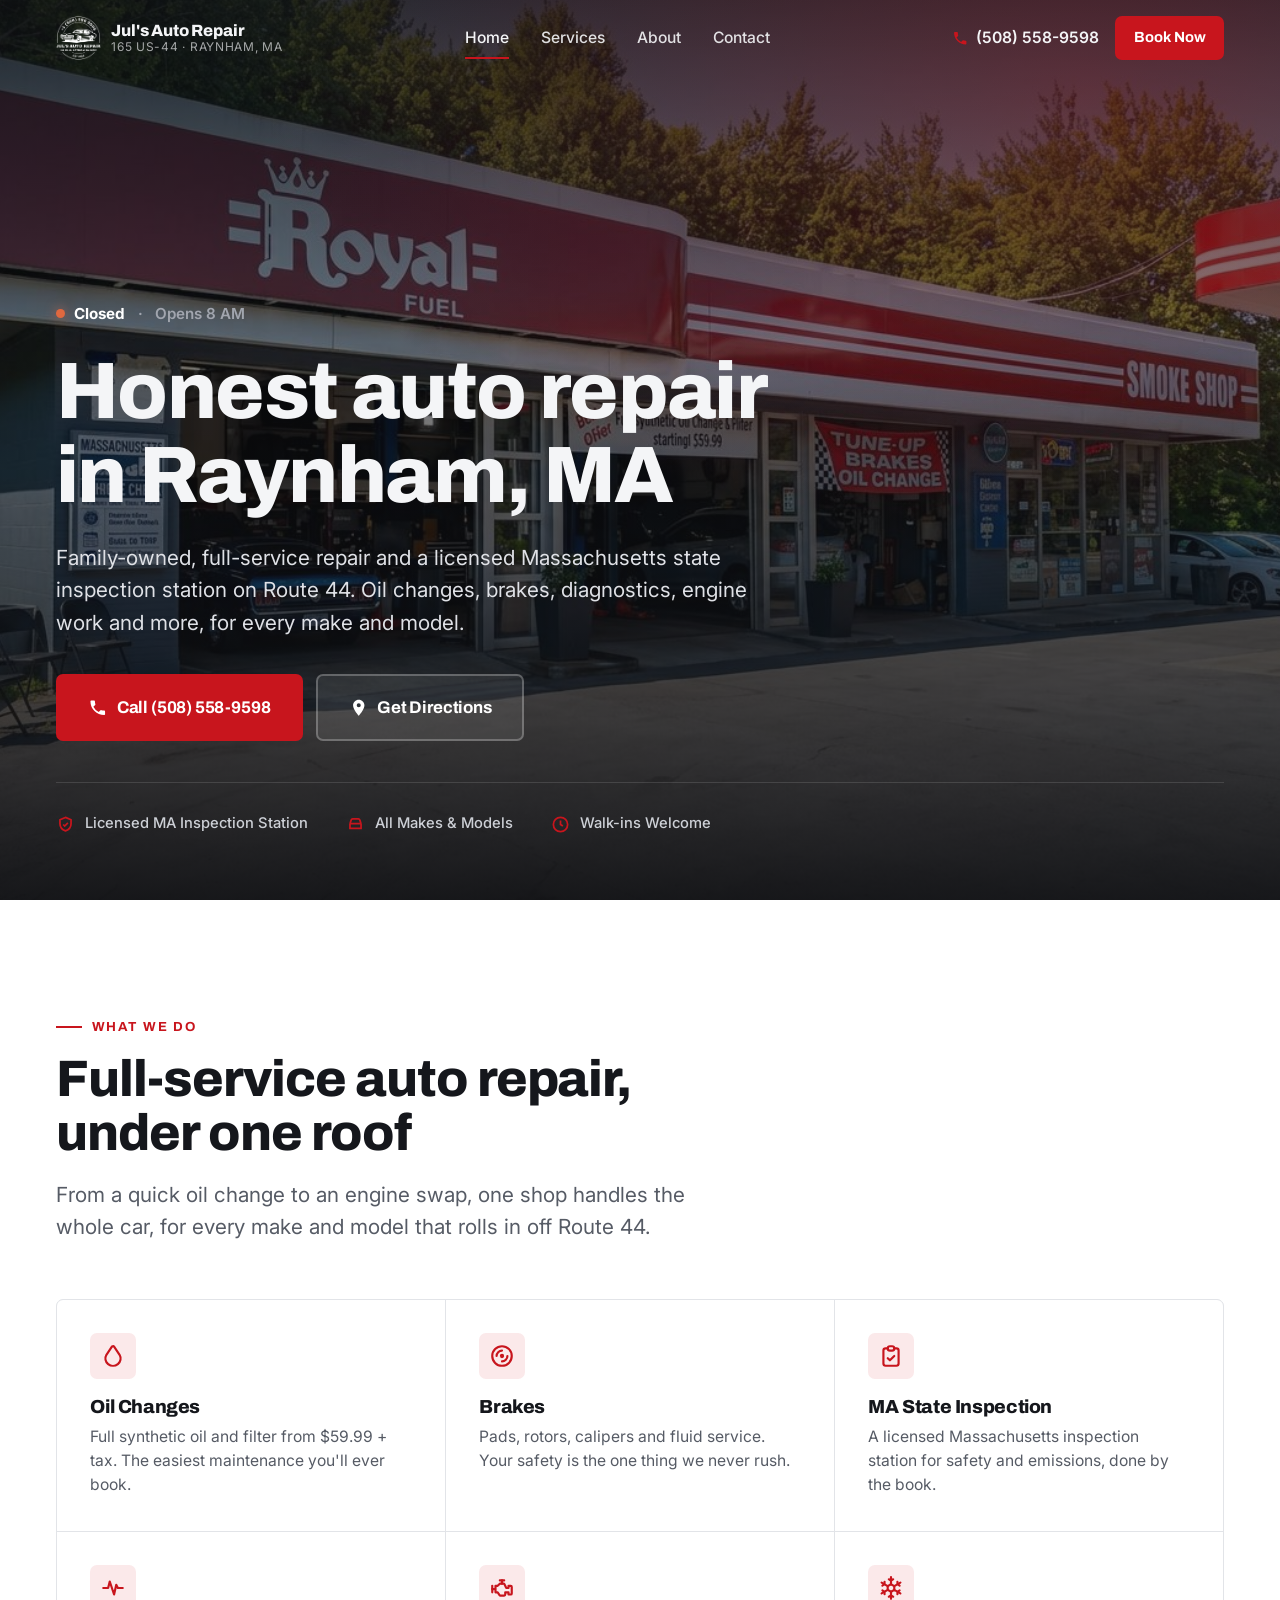
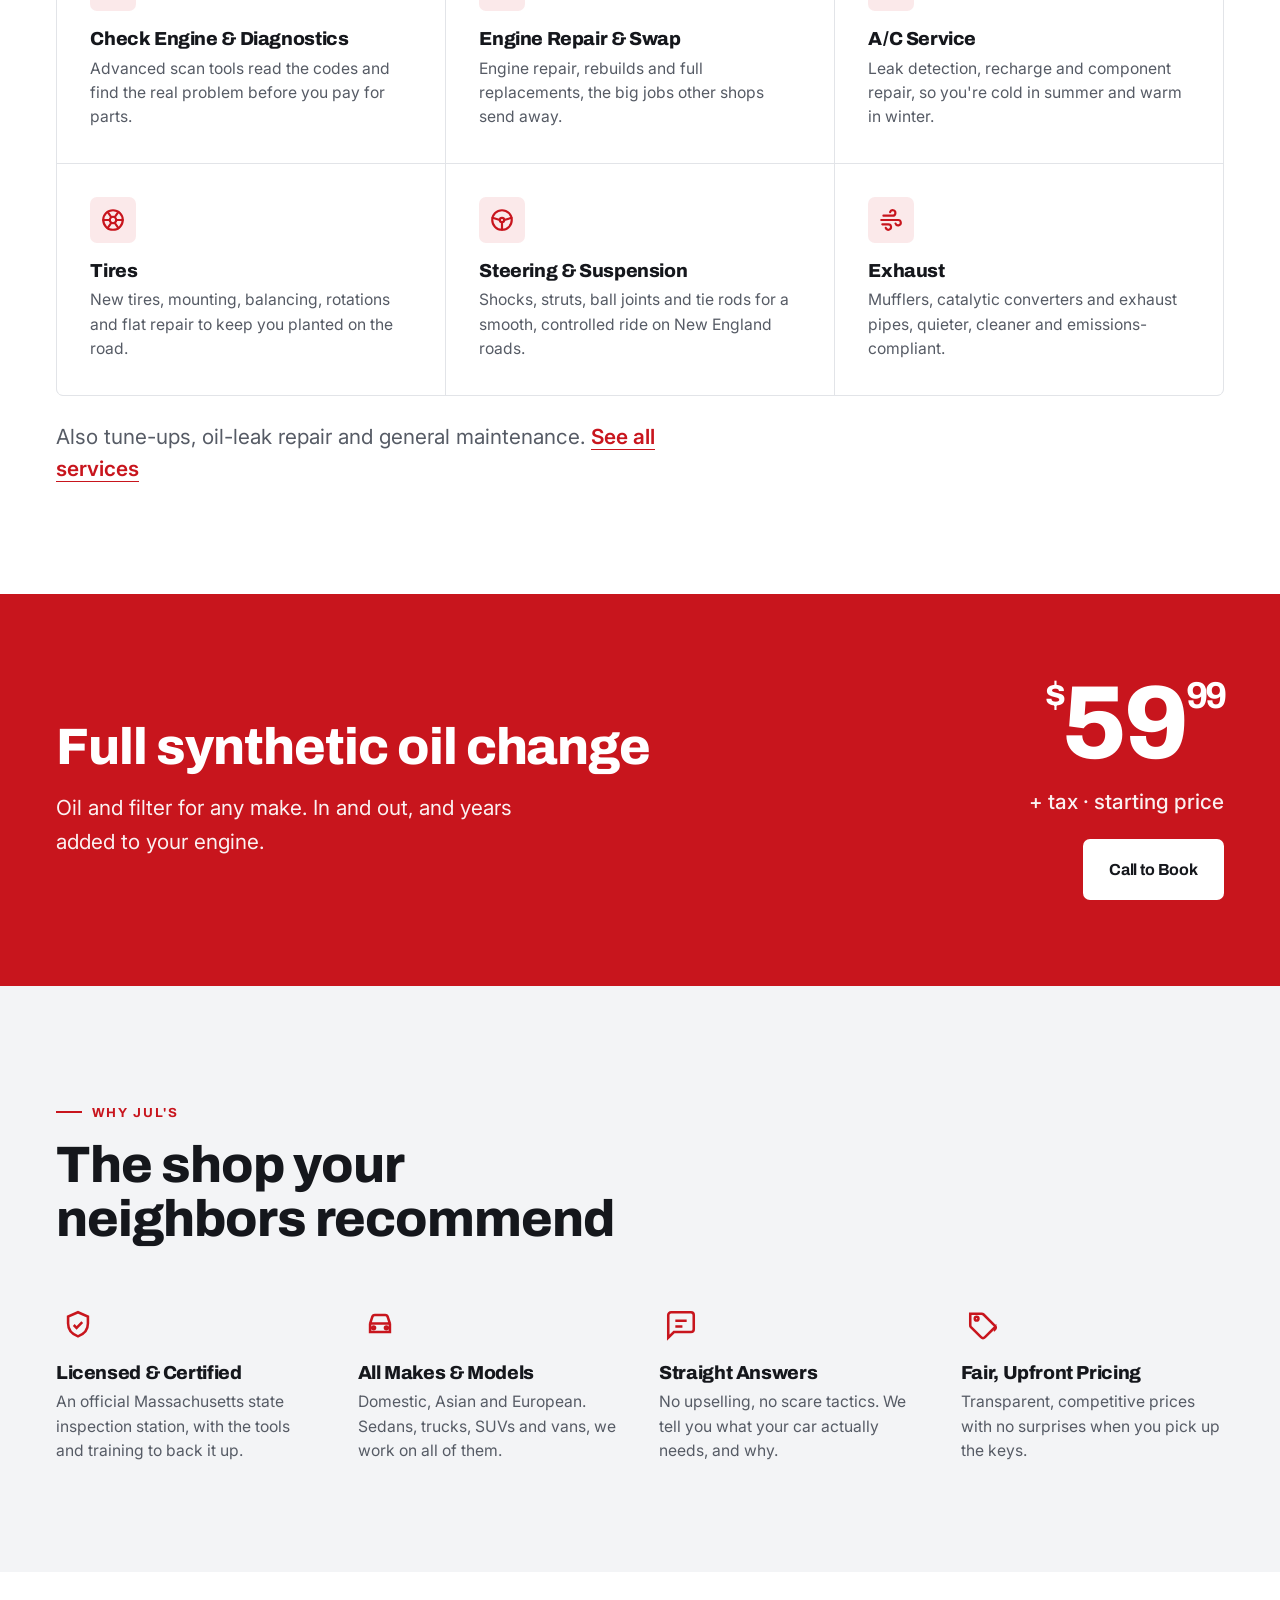
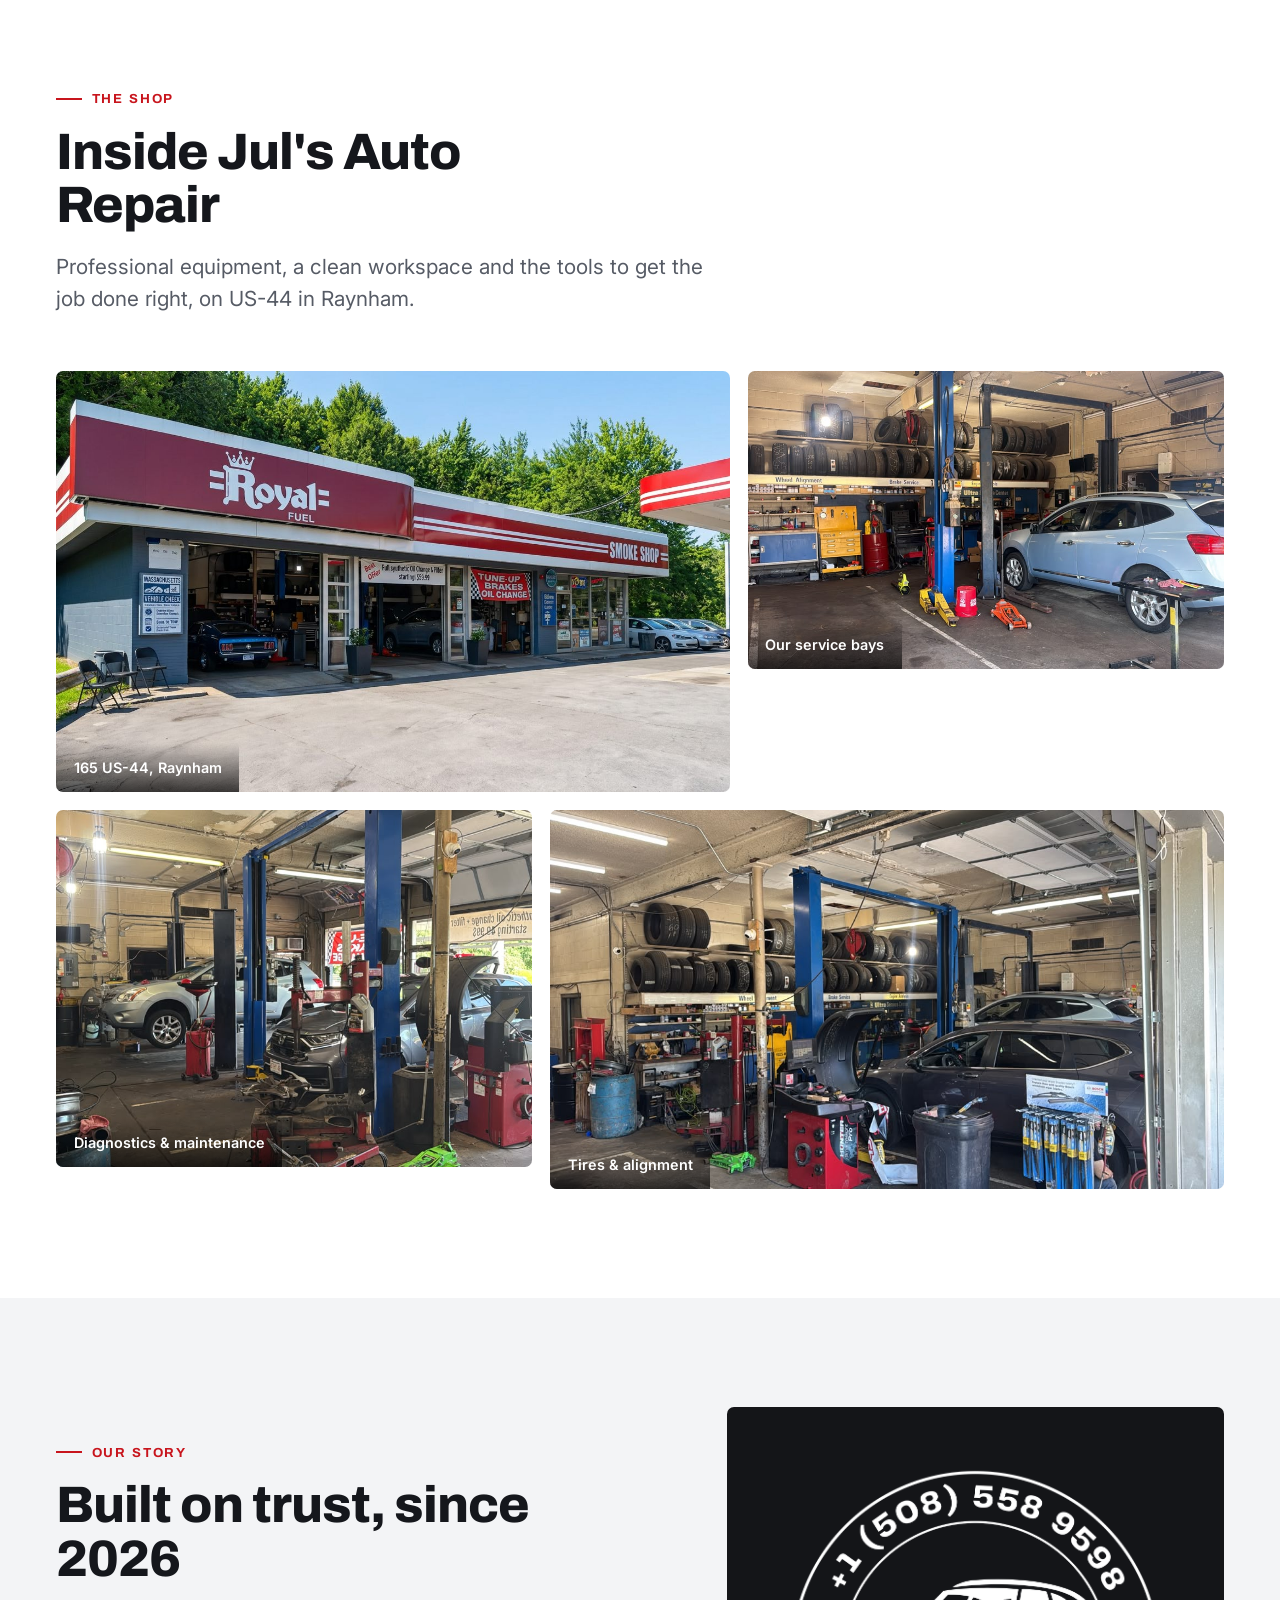
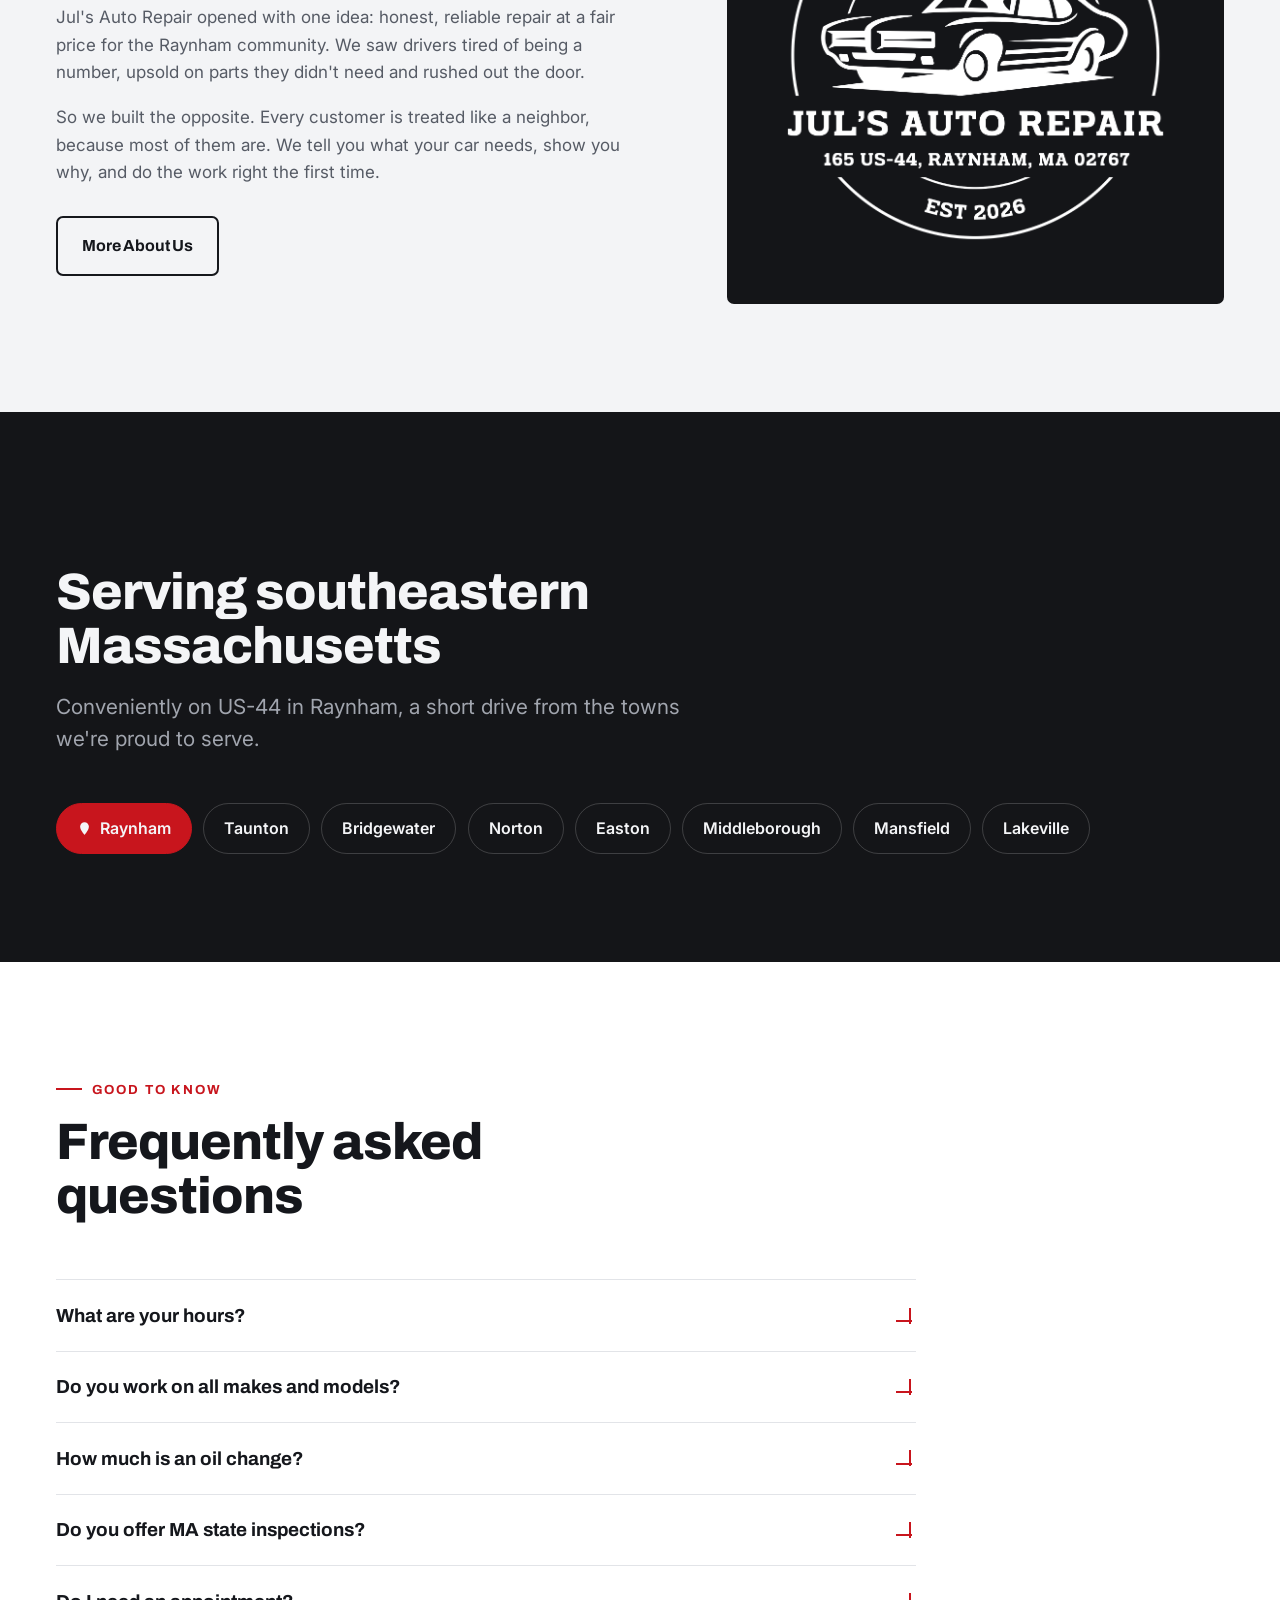
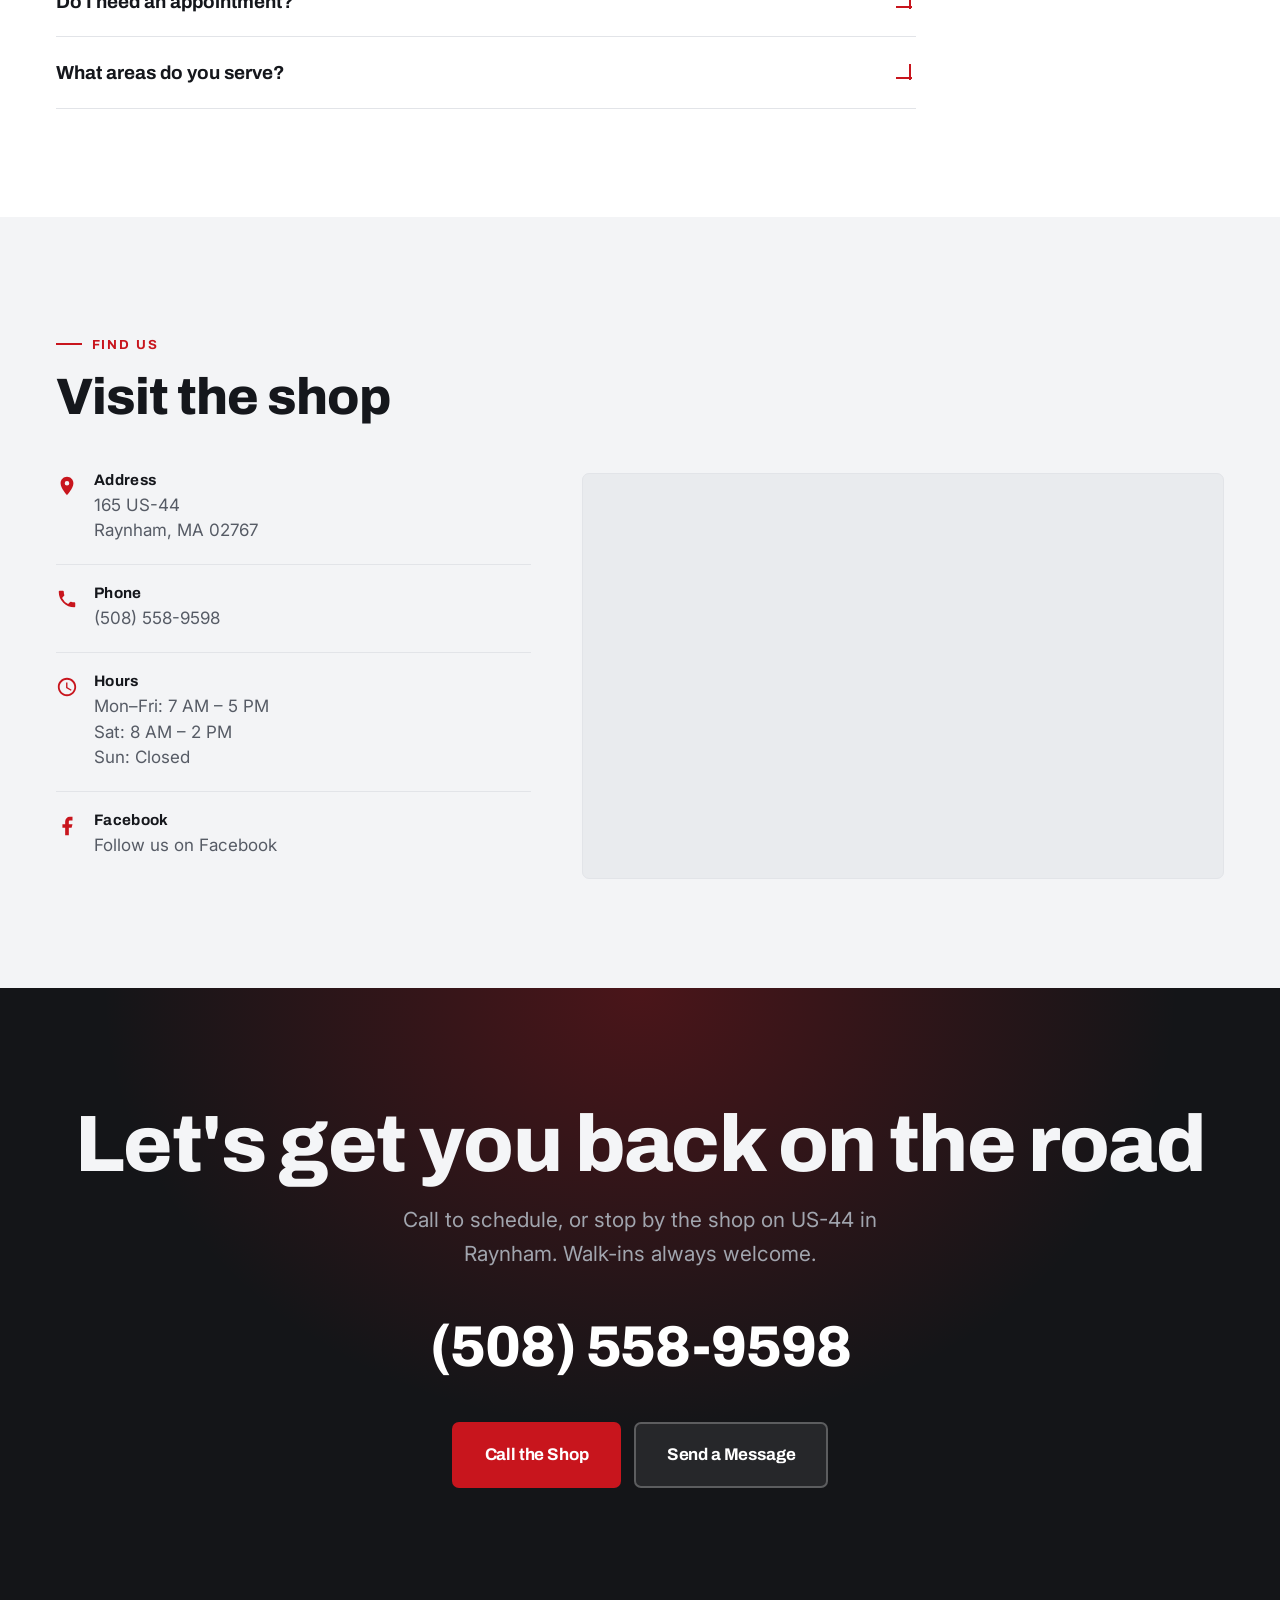
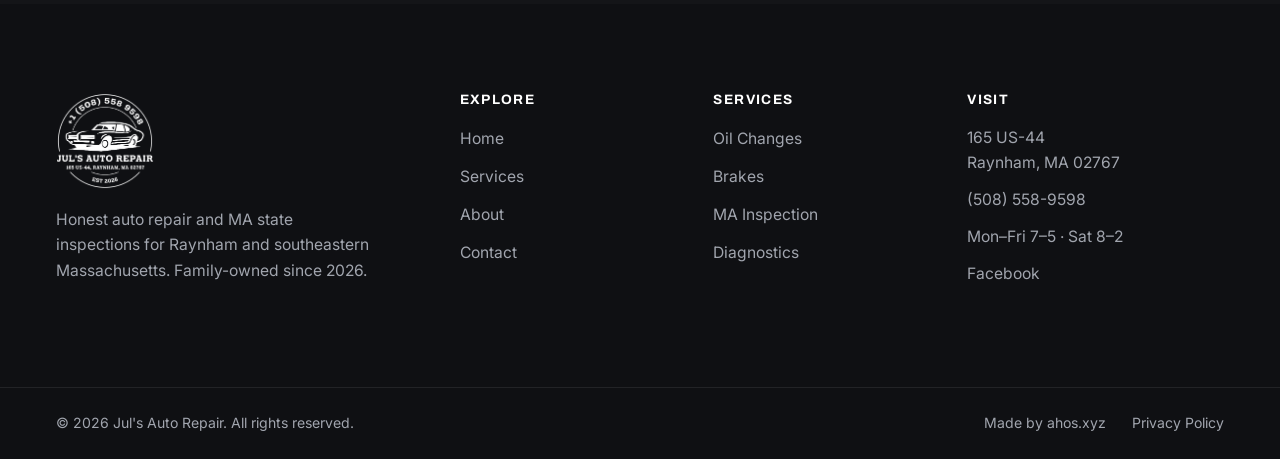
<file: index.html>
<!DOCTYPE html>
<html lang="en">
<head>
  <meta charset="UTF-8">
  <meta name="viewport" content="width=device-width, initial-scale=1.0">
  <title>Auto Repair in Raynham, MA | Jul's Auto Repair</title>
  <meta name="description" content="Jul's Auto Repair is a family-owned auto repair shop and licensed MA state inspection station on Route 44 in Raynham, MA. Oil changes from $59.99, brakes, diagnostics, engine work, A/C & more for all makes. Call (508) 558-9598.">
  <meta name="robots" content="index, follow, max-image-preview:large">
  <meta name="geo.region" content="US-MA">
  <meta name="geo.placename" content="Raynham, Massachusetts">
  <meta name="geo.position" content="41.9047;-71.0589">
  <meta name="ICBM" content="41.9047, -71.0589">
  <link rel="canonical" href="https://julsauto.com/">
  <meta property="og:title" content="Auto Repair in Raynham, MA | Jul's Auto Repair">
  <meta property="og:description" content="Family-owned auto repair & licensed MA inspection station on Route 44 in Raynham. Oil changes from $59.99, brakes, diagnostics & more. Call (508) 558-9598.">
  <meta property="og:type" content="website">
  <meta property="og:url" content="https://julsauto.com/">
  <meta property="og:site_name" content="Jul's Auto Repair">
  <meta property="og:image" content="https://julsauto.com/img/shop.jpg">
  <meta property="og:image:alt" content="Jul's Auto Repair shop on Route 44 in Raynham, MA">
  <meta name="twitter:card" content="summary_large_image">
  <meta name="twitter:title" content="Auto Repair in Raynham, MA | Jul's Auto Repair">
  <meta name="twitter:description" content="Family-owned auto repair & licensed MA inspection station on Route 44 in Raynham. Oil changes from $59.99. Call (508) 558-9598.">
  <meta name="twitter:image" content="https://julsauto.com/img/shop.jpg">
  <meta name="theme-color" content="#141518">

  <link rel="preconnect" href="https://fonts.googleapis.com">
  <link rel="preconnect" href="https://fonts.gstatic.com" crossorigin>
  <link href="https://fonts.googleapis.com/css2?family=Archivo:wght@600;700;800;900&family=Inter:wght@400;500;600;700&display=swap" rel="stylesheet">
  <link rel="stylesheet" href="css/style.css">
  <link rel="icon" type="image/png" sizes="32x32" href="img/favicon-32.png">
  <link rel="icon" type="image/png" sizes="512x512" href="img/favicon-512.png">
  <link rel="apple-touch-icon" href="img/apple-touch-icon.png">

  <script type="application/ld+json">
  {
    "@context":"https://schema.org","@type":"AutoRepair","@id":"https://julsauto.com/#business",
    "name":"Jul's Auto Repair",
    "description":"Family-owned auto repair shop and licensed Massachusetts state inspection station on Route 44 in Raynham, MA. Service and repair for all makes and models.",
    "image":"https://julsauto.com/img/shop.jpg","logo":"https://julsauto.com/img/logo-badge-dark.png",
    "url":"https://julsauto.com/","telephone":"+15085589598","priceRange":"$$","foundingDate":"2026",
    "currenciesAccepted":"USD","paymentAccepted":"Cash, Credit Card, Debit Card",
    "address":{"@type":"PostalAddress","streetAddress":"165 US-44","addressLocality":"Raynham","addressRegion":"MA","postalCode":"02767","addressCountry":"US"},
    "geo":{"@type":"GeoCoordinates","latitude":41.9047,"longitude":-71.0589},
    "hasMap":"https://www.google.com/maps?cid=7025613540865763615",
    "openingHoursSpecification":[
      {"@type":"OpeningHoursSpecification","dayOfWeek":["Monday","Tuesday","Wednesday","Thursday","Friday"],"opens":"07:00","closes":"17:00"},
      {"@type":"OpeningHoursSpecification","dayOfWeek":"Saturday","opens":"08:00","closes":"14:00"}
    ],
    "sameAs":["https://www.facebook.com/share/1HEaFSoUfP/?mibextid=wwXIfr"],
    "areaServed":[
      {"@type":"City","name":"Raynham"},{"@type":"City","name":"Taunton"},{"@type":"City","name":"Bridgewater"},
      {"@type":"City","name":"Norton"},{"@type":"City","name":"Easton"},{"@type":"City","name":"Middleborough"},
      {"@type":"City","name":"Mansfield"},{"@type":"City","name":"Lakeville"}
    ],
    "makesOffer":[
      {"@type":"Offer","itemOffered":{"@type":"Service","name":"Full Synthetic Oil Change","description":"Full synthetic oil change plus filter, starting at $59.99 + tax."},"priceSpecification":{"@type":"PriceSpecification","price":"59.99","priceCurrency":"USD"}},
      {"@type":"Offer","itemOffered":{"@type":"Service","name":"MA State Inspection","description":"Licensed Massachusetts safety and emissions inspection station."}},
      {"@type":"Offer","itemOffered":{"@type":"Service","name":"Brake Repair","description":"Brake pads, rotors, calipers and fluid service."}},
      {"@type":"Offer","itemOffered":{"@type":"Service","name":"Check Engine Light Diagnostics","description":"OBD-II code reading and root-cause diagnosis."}},
      {"@type":"Offer","itemOffered":{"@type":"Service","name":"Engine Repair & Swap","description":"Engine repair, rebuilds and replacement for all makes."}},
      {"@type":"Offer","itemOffered":{"@type":"Service","name":"A/C Service","description":"Leak detection, recharge and climate control repair."}},
      {"@type":"Offer","itemOffered":{"@type":"Service","name":"Tires","description":"New tires, mounting, balancing, rotation and flat repair."}},
      {"@type":"Offer","itemOffered":{"@type":"Service","name":"Steering & Suspension","description":"Shocks, struts, ball joints, tie rods and alignment."}},
      {"@type":"Offer","itemOffered":{"@type":"Service","name":"Exhaust Repair","description":"Mufflers, catalytic converters and exhaust pipes."}},
      {"@type":"Offer","itemOffered":{"@type":"Service","name":"Tune-Ups","description":"Spark plugs, ignition and fuel system service."}}
    ]
  }
  </script>
  <script type="application/ld+json">
  {
    "@context":"https://schema.org","@type":"FAQPage",
    "mainEntity":[
      {"@type":"Question","name":"What are your hours?","acceptedAnswer":{"@type":"Answer","text":"Jul's Auto Repair is open Monday through Friday, 7:00 AM to 5:00 PM, and Saturday 8:00 AM to 2:00 PM. Call (508) 558-9598 to schedule."}},
      {"@type":"Question","name":"Do you work on all makes and models?","acceptedAnswer":{"@type":"Answer","text":"Yes. We service domestic, Asian and European vehicles — sedans, SUVs, trucks and vans."}},
      {"@type":"Question","name":"How much is an oil change?","acceptedAnswer":{"@type":"Answer","text":"A full synthetic oil change plus filter starts at $59.99 + tax."}},
      {"@type":"Question","name":"Do you offer MA state inspections?","acceptedAnswer":{"@type":"Answer","text":"Yes, Jul's Auto Repair is a licensed Massachusetts state inspection station for safety and emissions."}},
      {"@type":"Question","name":"Do I need an appointment?","acceptedAnswer":{"@type":"Answer","text":"Walk-ins are welcome, but we recommend calling ahead at (508) 558-9598 to minimize your wait."}},
      {"@type":"Question","name":"What areas do you serve?","acceptedAnswer":{"@type":"Answer","text":"We serve Raynham, Taunton, Bridgewater, Norton, Easton, Middleborough, Mansfield, Lakeville and surrounding southeastern Massachusetts towns."}}
    ]
  }
  </script>
  <script type="application/ld+json">{"@context":"https://schema.org","@type":"WebSite","name":"Jul's Auto Repair","url":"https://julsauto.com/"}</script>
</head>
<body>

<header class="hdr" id="hdr">
  <div class="hdr-in">
    <a href="/" class="brand" aria-label="Jul's Auto Repair home">
      <img src="img/logo-badge-white.png" alt="Jul's Auto Repair muscle-car badge logo">
      <span class="brand-wm"><span class="brand-name">Jul's Auto Repair</span><span class="brand-sub">165 US-44 · Raynham, MA</span></span>
    </a>
    <nav class="nav" aria-label="Primary">
      <a href="/" class="active">Home</a>
      <a href="services.html">Services</a>
      <a href="about.html">About</a>
      <a href="contact.html">Contact</a>
    </nav>
    <div class="hdr-actions">
      <a href="tel:+15085589598" class="hdr-phone"><svg viewBox="0 0 24 24"><path d="M6.62 10.79a15.05 15.05 0 006.59 6.59l2.2-2.2a1 1 0 011.01-.24 11.36 11.36 0 003.58.57 1 1 0 011 1V20a1 1 0 01-1 1A17 17 0 013 4a1 1 0 011-1h3.5a1 1 0 011 1 11.36 11.36 0 00.57 3.58 1 1 0 01-.25 1.01l-2.2 2.2z"/></svg>(508) 558-9598</a>
      <a href="contact.html" class="hdr-cta">Book Now</a>
      <button class="burger" id="burger" aria-label="Open menu"><span></span><span></span><span></span></button>
    </div>
  </div>
</header>

<nav class="mnav" id="mnav" aria-label="Mobile">
  <a href="/">Home</a><a href="services.html">Services</a><a href="about.html">About</a><a href="contact.html">Contact</a>
  <a href="tel:+15085589598" class="btn btn-red">Call (508) 558-9598</a>
</nav>

<!-- ── HERO ── -->
<section class="hero">
  <div class="hero-bg"><img src="img/shop.jpg" alt="Jul's Auto Repair shop on US-44 in Raynham, Massachusetts"></div>
  <div class="hero-in">
    <span class="hero-status" id="openStatus"><span class="dot"></span><strong id="openLabel">Open now</strong>&nbsp;·&nbsp;<span id="openSub">Closes 5 PM</span></span>
    <h1>Honest auto repair in Raynham, MA</h1>
    <p class="hero-sub">Family-owned, full-service repair and a licensed Massachusetts state inspection station on Route&nbsp;44. Oil changes, brakes, diagnostics, engine work and more, for every make and model.</p>
    <div class="hero-cta">
      <a href="tel:+15085589598" class="btn btn-red btn-lg"><svg viewBox="0 0 24 24"><path d="M6.62 10.79a15.05 15.05 0 006.59 6.59l2.2-2.2a1 1 0 011.01-.24 11.36 11.36 0 003.58.57 1 1 0 011 1V20a1 1 0 01-1 1A17 17 0 013 4a1 1 0 011-1h3.5a1 1 0 011 1 11.36 11.36 0 00.57 3.58 1 1 0 01-.25 1.01l-2.2 2.2z"/></svg>Call (508) 558-9598</a>
      <a href="https://maps.app.goo.gl/x37Kpeh9hxjo6cUb7?g_st=iw" target="_blank" rel="noopener" class="btn btn-glass btn-lg"><svg viewBox="0 0 24 24"><path d="M12 2C8.13 2 5 5.13 5 9c0 5.25 7 13 7 13s7-7.75 7-13c0-3.87-3.13-7-7-7zm0 9.5a2.5 2.5 0 110-5 2.5 2.5 0 010 5z"/></svg>Get Directions</a>
    </div>
    <div class="hero-trust">
      <div><svg viewBox="0 0 24 24"><path d="M12 3l7 3v5c0 4.5-3 7.6-7 9-4-1.4-7-4.5-7-9V6z"/><path d="M9 12l2 2 4-4"/></svg>Licensed MA Inspection Station</div>
      <div><svg viewBox="0 0 24 24"><path d="M5 11l1.5-4.5A2 2 0 018.4 5h7.2a2 2 0 011.9 1.5L19 11m-14 0h14m-14 0v6h2m12-6v6h-2M7 17h10M7.5 14h.01M16.5 14h.01"/></svg>All Makes &amp; Models</div>
      <div><svg viewBox="0 0 24 24"><path d="M12 7v5l3 2"/><circle cx="12" cy="12" r="9"/></svg>Walk-ins Welcome</div>
    </div>
  </div>
</section>

<!-- ── SERVICES ── -->
<section class="sec" id="services">
  <div class="wrap">
    <span class="eyebrow reveal">What we do</span>
    <h2 class="s-title reveal d1">Full-service auto repair, under one roof</h2>
    <p class="s-intro reveal d1">From a quick oil change to an engine swap, one shop handles the whole car, for every make and model that rolls in off Route&nbsp;44.</p>
    <div class="svc-grid">
      <div class="svc-card reveal"><div class="svc-ic"><svg
  xmlns="http://www.w3.org/2000/svg"
 
 
  viewBox="0 0 24 24"
  fill="none"
  stroke="currentColor"
  stroke-width="2"
  stroke-linecap="round"
  stroke-linejoin="round"
  class="icon icon-tabler icons-tabler-outline icon-tabler-droplet"
>
  <path stroke="none" d="M0 0h24v24H0z" fill="none"/>
  <path d="M7.502 19.423c2.602 2.105 6.395 2.105 8.996 0c2.602 -2.105 3.262 -5.708 1.566 -8.546l-4.89 -7.26c-.42 -.625 -1.287 -.803 -1.936 -.397a1.376 1.376 0 0 0 -.41 .397l-4.893 7.26c-1.695 2.838 -1.035 6.441 1.567 8.546z" />
</svg></div><h3>Oil Changes</h3><p>Full synthetic oil and filter from $59.99 + tax. The easiest maintenance you'll ever book.</p></div>
      <div class="svc-card reveal d1"><div class="svc-ic"><svg
  xmlns="http://www.w3.org/2000/svg"
 
 
  viewBox="0 0 24 24"
  fill="none"
  stroke="currentColor"
  stroke-width="2"
  stroke-linecap="round"
  stroke-linejoin="round"
  class="icon icon-tabler icons-tabler-outline icon-tabler-disc"
>
  <path stroke="none" d="M0 0h24v24H0z" fill="none"/>
  <path d="M12 12m-9 0a9 9 0 1 0 18 0a9 9 0 1 0 -18 0" />
  <path d="M12 12m-1 0a1 1 0 1 0 2 0a1 1 0 1 0 -2 0" />
  <path d="M7 12a5 5 0 0 1 5 -5" />
  <path d="M12 17a5 5 0 0 0 5 -5" />
</svg></div><h3>Brakes</h3><p>Pads, rotors, calipers and fluid service. Your safety is the one thing we never rush.</p></div>
      <div class="svc-card reveal d2"><div class="svc-ic"><svg
  xmlns="http://www.w3.org/2000/svg"
 
 
  viewBox="0 0 24 24"
  fill="none"
  stroke="currentColor"
  stroke-width="2"
  stroke-linecap="round"
  stroke-linejoin="round"
  class="icon icon-tabler icons-tabler-outline icon-tabler-clipboard-check"
>
  <path stroke="none" d="M0 0h24v24H0z" fill="none"/>
  <path d="M9 5h-2a2 2 0 0 0 -2 2v12a2 2 0 0 0 2 2h10a2 2 0 0 0 2 -2v-12a2 2 0 0 0 -2 -2h-2" />
  <path d="M9 3m0 2a2 2 0 0 1 2 -2h2a2 2 0 0 1 2 2v0a2 2 0 0 1 -2 2h-2a2 2 0 0 1 -2 -2z" />
  <path d="M9 14l2 2l4 -4" />
</svg></div><h3>MA State Inspection</h3><p>A licensed Massachusetts inspection station for safety and emissions, done by the book.</p></div>
      <div class="svc-card reveal"><div class="svc-ic"><svg
  xmlns="http://www.w3.org/2000/svg"
 
 
  viewBox="0 0 24 24"
  fill="none"
  stroke="currentColor"
  stroke-width="2"
  stroke-linecap="round"
  stroke-linejoin="round"
  class="icon icon-tabler icons-tabler-outline icon-tabler-activity-heartbeat"
>
  <path stroke="none" d="M0 0h24v24H0z" fill="none"/>
  <path d="M3 12h4.5l1.5 -6l4 12l2 -9l1.5 3h4.5" />
</svg></div><h3>Check Engine &amp; Diagnostics</h3><p>Advanced scan tools read the codes and find the real problem before you pay for parts.</p></div>
      <div class="svc-card reveal d1"><div class="svc-ic"><svg
  xmlns="http://www.w3.org/2000/svg"
 
 
  viewBox="0 0 24 24"
  fill="none"
  stroke="currentColor"
  stroke-width="2"
  stroke-linecap="round"
  stroke-linejoin="round"
  class="icon icon-tabler icons-tabler-outline icon-tabler-engine"
>
  <path stroke="none" d="M0 0h24v24H0z" fill="none"/>
  <path d="M3 10v6" />
  <path d="M12 5v3" />
  <path d="M10 5h4" />
  <path d="M5 13h-2" />
  <path d="M6 10h2l2 -2h3.382a1 1 0 0 1 .894 .553l1.448 2.894a1 1 0 0 0 .894 .553h1.382v-2h2a1 1 0 0 1 1 1v6a1 1 0 0 1 -1 1h-2v-2h-3v2a1 1 0 0 1 -1 1h-3.465a1 1 0 0 1 -.832 -.445l-1.703 -2.555h-2v-6z" />
</svg></div><h3>Engine Repair &amp; Swap</h3><p>Engine repair, rebuilds and full replacements, the big jobs other shops send away.</p></div>
      <div class="svc-card reveal d2"><div class="svc-ic"><svg
  xmlns="http://www.w3.org/2000/svg"
 
 
  viewBox="0 0 24 24"
  fill="none"
  stroke="currentColor"
  stroke-width="2"
  stroke-linecap="round"
  stroke-linejoin="round"
  class="icon icon-tabler icons-tabler-outline icon-tabler-snowflake"
>
  <path stroke="none" d="M0 0h24v24H0z" fill="none"/>
  <path d="M10 4l2 1l2 -1" />
  <path d="M12 2v6.5l3 1.72" />
  <path d="M17.928 6.268l.134 2.232l1.866 1.232" />
  <path d="M20.66 7l-5.629 3.25l.01 3.458" />
  <path d="M19.928 14.268l-1.866 1.232l-.134 2.232" />
  <path d="M20.66 17l-5.629 -3.25l-2.99 1.738" />
  <path d="M14 20l-2 -1l-2 1" />
  <path d="M12 22v-6.5l-3 -1.72" />
  <path d="M6.072 17.732l-.134 -2.232l-1.866 -1.232" />
  <path d="M3.34 17l5.629 -3.25l-.01 -3.458" />
  <path d="M4.072 9.732l1.866 -1.232l.134 -2.232" />
  <path d="M3.34 7l5.629 3.25l2.99 -1.738" />
</svg></div><h3>A/C Service</h3><p>Leak detection, recharge and component repair, so you're cold in summer and warm in winter.</p></div>
      <div class="svc-card reveal"><div class="svc-ic"><svg
  xmlns="http://www.w3.org/2000/svg"
 
 
  viewBox="0 0 24 24"
  fill="none"
  stroke="currentColor"
  stroke-width="2"
  stroke-linecap="round"
  stroke-linejoin="round"
  class="icon icon-tabler icons-tabler-outline icon-tabler-wheel"
>
  <path stroke="none" d="M0 0h24v24H0z" fill="none"/>
  <path d="M12 12m-9 0a9 9 0 1 0 18 0a9 9 0 1 0 -18 0" />
  <path d="M12 12m-3 0a3 3 0 1 0 6 0a3 3 0 1 0 -6 0" />
  <path d="M3 12h6" />
  <path d="M15 12h6" />
  <path d="M13.6 9.4l3.4 -4.8" />
  <path d="M10.4 14.6l-3.4 4.8" />
  <path d="M7 4.6l3.4 4.8" />
  <path d="M13.6 14.6l3.4 4.8" />
</svg></div><h3>Tires</h3><p>New tires, mounting, balancing, rotations and flat repair to keep you planted on the road.</p></div>
      <div class="svc-card reveal d1"><div class="svc-ic"><svg
  xmlns="http://www.w3.org/2000/svg"
 
 
  viewBox="0 0 24 24"
  fill="none"
  stroke="currentColor"
  stroke-width="2"
  stroke-linecap="round"
  stroke-linejoin="round"
  class="icon icon-tabler icons-tabler-outline icon-tabler-steering-wheel"
>
  <path stroke="none" d="M0 0h24v24H0z" fill="none"/>
  <path d="M12 12m-9 0a9 9 0 1 0 18 0a9 9 0 1 0 -18 0" />
  <path d="M12 12m-2 0a2 2 0 1 0 4 0a2 2 0 1 0 -4 0" />
  <path d="M12 14l0 7" />
  <path d="M10 12l-6.75 -2" />
  <path d="M14 12l6.75 -2" />
</svg></div><h3>Steering &amp; Suspension</h3><p>Shocks, struts, ball joints and tie rods for a smooth, controlled ride on New England roads.</p></div>
      <div class="svc-card reveal d2"><div class="svc-ic"><svg
  xmlns="http://www.w3.org/2000/svg"
 
 
  viewBox="0 0 24 24"
  fill="none"
  stroke="currentColor"
  stroke-width="2"
  stroke-linecap="round"
  stroke-linejoin="round"
  class="icon icon-tabler icons-tabler-outline icon-tabler-wind"
>
  <path stroke="none" d="M0 0h24v24H0z" fill="none"/>
  <path d="M5 8h8.5a2.5 2.5 0 1 0 -2.34 -3.24" />
  <path d="M3 12h15.5a2.5 2.5 0 1 1 -2.34 3.24" />
  <path d="M4 16h5.5a2.5 2.5 0 1 1 -2.34 3.24" />
</svg></div><h3>Exhaust</h3><p>Mufflers, catalytic converters and exhaust pipes, quieter, cleaner and emissions-compliant.</p></div>
    </div>
    <p class="s-intro reveal" style="margin-top:1.6rem">Also tune-ups, oil-leak repair and general maintenance. <a href="services.html" style="color:var(--red);font-weight:600;border-bottom:1px solid var(--red)">See all services</a></p>
  </div>
</section>

<!-- ── OFFER ── -->
<section class="offer">
  <div class="offer-in">
    <div class="reveal">
      <h2>Full synthetic oil change</h2>
      <p>Oil and filter for any make. In and out, and years added to your engine.</p>
    </div>
    <div class="offer-price reveal d1">
      <div class="offer-amt"><small>$</small>59<small>99</small></div>
      <p class="offer-note">+ tax · starting price</p>
      <a href="tel:+15085589598" class="btn btn-light">Call to Book</a>
    </div>
  </div>
</section>

<!-- ── WHY US ── -->
<section class="sec grey-sec" id="why">
  <div class="wrap">
    <span class="eyebrow reveal">Why Jul's</span>
    <h2 class="s-title reveal d1">The shop your neighbors recommend</h2>
    <div class="why">
      <div class="why-item reveal"><div class="why-ic"><svg viewBox="0 0 24 24"><path d="M12 3l7 3v5c0 4.5-3 7.6-7 9-4-1.4-7-4.5-7-9V6z"/><path d="M9 12l2 2 4-4"/></svg></div><h3>Licensed &amp; Certified</h3><p>An official Massachusetts state inspection station, with the tools and training to back it up.</p></div>
      <div class="why-item reveal d1"><div class="why-ic"><svg viewBox="0 0 24 24"><path d="M5 11l1.5-4.5A2 2 0 018.4 5h7.2a2 2 0 011.9 1.5L19 11m-14 0h14m-14 0v6h2m12-6v6h-2M7 17h10"/><circle cx="7.5" cy="14" r="1"/><circle cx="16.5" cy="14" r="1"/></svg></div><h3>All Makes &amp; Models</h3><p>Domestic, Asian and European. Sedans, trucks, SUVs and vans, we work on all of them.</p></div>
      <div class="why-item reveal d2"><div class="why-ic"><svg viewBox="0 0 24 24"><path d="M21 15a2 2 0 01-2 2H7l-4 4V5a2 2 0 012-2h14a2 2 0 012 2z"/><path d="M8 9h8M8 13h5"/></svg></div><h3>Straight Answers</h3><p>No upselling, no scare tactics. We tell you what your car actually needs, and why.</p></div>
      <div class="why-item reveal d3"><div class="why-ic"><svg viewBox="0 0 24 24"><path d="M20.6 13.4l-7.2 7.2a2 2 0 01-2.8 0l-7.1-7.1A2 2 0 013 12V4h8a2 2 0 011.4.6l8.2 8.2a1.4 1.4 0 010 2z"/><circle cx="7.5" cy="7.5" r="1.3"/></svg></div><h3>Fair, Upfront Pricing</h3><p>Transparent, competitive prices with no surprises when you pick up the keys.</p></div>
    </div>
  </div>
</section>

<!-- ── GALLERY ── -->
<section class="sec">
  <div class="wrap">
    <span class="eyebrow reveal">The shop</span>
    <h2 class="s-title reveal d1">Inside Jul's Auto Repair</h2>
    <p class="s-intro reveal d1">Professional equipment, a clean workspace and the tools to get the job done right, on US-44 in Raynham.</p>
    <div class="gal">
      <figure class="g1 reveal"><img src="img/shop.jpg" alt="Jul's Auto Repair storefront on US-44 in Raynham, MA" loading="lazy"><figcaption>165 US-44, Raynham</figcaption></figure>
      <figure class="g2 reveal d1"><img src="img/interior.png" alt="Service bays with hydraulic lifts at Jul's Auto Repair" loading="lazy"><figcaption>Our service bays</figcaption></figure>
      <figure class="g3 reveal"><img src="img/shop3.png" alt="Diagnostic and maintenance area at Jul's Auto Repair" loading="lazy"><figcaption>Diagnostics &amp; maintenance</figcaption></figure>
      <figure class="g4 reveal d1"><img src="img/shop4.png" alt="Tire and alignment service area at Jul's Auto Repair" loading="lazy"><figcaption>Tires &amp; alignment</figcaption></figure>
    </div>
  </div>
</section>

<!-- ── ABOUT ── -->
<section class="sec grey-sec" id="about">
  <div class="wrap">
    <div class="about">
      <div class="about-copy reveal">
        <span class="eyebrow">Our story</span>
        <h2 class="s-title">Built on trust, since 2026</h2>
        <p>Jul's Auto Repair opened with one idea: honest, reliable repair at a fair price for the Raynham community. We saw drivers tired of being a number, upsold on parts they didn't need and rushed out the door.</p>
        <p>So we built the opposite. Every customer is treated like a neighbor, because most of them are. We tell you what your car needs, show you why, and do the work right the first time.</p>
        <a href="about.html" class="btn btn-out" style="margin-top:1.8rem">More About Us</a>
      </div>
      <div class="about-badge reveal d1"><img src="img/logo-badge-white.png" alt="Jul's Auto Repair, established 2026, Raynham, MA"></div>
    </div>
  </div>
</section>

<!-- ── AREAS ── -->
<section class="sec dark-sec" id="areas">
  <div class="wrap">
    <span class="eyebrow reveal">Service area</span>
    <h2 class="s-title reveal d1">Serving southeastern Massachusetts</h2>
    <p class="s-intro reveal d1">Conveniently on US-44 in Raynham, a short drive from the towns we're proud to serve.</p>
    <div class="areas reveal d1">
      <a href="contact.html" class="home"><svg viewBox="0 0 24 24"><path d="M12 2C8.13 2 5 5.13 5 9c0 5.25 7 13 7 13s7-7.75 7-13c0-3.87-3.13-7-7-7z"/></svg>Raynham</a>
      <a href="contact.html">Taunton</a>
      <a href="contact.html">Bridgewater</a>
      <a href="contact.html">Norton</a>
      <a href="contact.html">Easton</a>
      <a href="contact.html">Middleborough</a>
      <a href="contact.html">Mansfield</a>
      <a href="contact.html">Lakeville</a>
    </div>
  </div>
</section>

<!-- ── FAQ ── -->
<section class="sec" id="faq">
  <div class="wrap">
    <span class="eyebrow reveal">Good to know</span>
    <h2 class="s-title reveal d1">Frequently asked questions</h2>
    <div class="faq reveal">
      <div class="faq-i"><button class="faq-q" aria-expanded="false">What are your hours?<span class="ic"></span></button><div class="faq-a"><p>We're open Monday through Friday, 7:00&nbsp;AM to 5:00&nbsp;PM, and Saturday 8:00&nbsp;AM to 2:00&nbsp;PM. Closed Sundays. Call (508)&nbsp;558-9598 to schedule.</p></div></div>
      <div class="faq-i"><button class="faq-q" aria-expanded="false">Do you work on all makes and models?<span class="ic"></span></button><div class="faq-a"><p>Yes, domestic, Asian and European vehicles, from sedans and SUVs to trucks and vans. If it has an engine, we service it.</p></div></div>
      <div class="faq-i"><button class="faq-q" aria-expanded="false">How much is an oil change?<span class="ic"></span></button><div class="faq-a"><p>A full synthetic oil change plus filter starts at $59.99 + tax. Call ahead and we'll have you in and out.</p></div></div>
      <div class="faq-i"><button class="faq-q" aria-expanded="false">Do you offer MA state inspections?<span class="ic"></span></button><div class="faq-a"><p>Yes. We're a licensed Massachusetts state inspection station for both safety and emissions.</p></div></div>
      <div class="faq-i"><button class="faq-q" aria-expanded="false">Do I need an appointment?<span class="ic"></span></button><div class="faq-a"><p>Walk-ins are welcome, but we recommend calling ahead to minimize your wait, especially for inspections and bigger jobs.</p></div></div>
      <div class="faq-i"><button class="faq-q" aria-expanded="false">What areas do you serve?<span class="ic"></span></button><div class="faq-a"><p>Raynham, Taunton, Bridgewater, Norton, Easton, Middleborough, Mansfield, Lakeville and surrounding southeastern Massachusetts communities.</p></div></div>
    </div>
  </div>
</section>

<!-- ── VISIT ── -->
<section class="sec grey-sec" id="visit">
  <div class="wrap">
    <span class="eyebrow reveal">Find us</span>
    <h2 class="s-title reveal d1">Visit the shop</h2>
    <div class="visit" style="margin-top:clamp(2rem,4vw,3rem)">
      <div class="visit-info reveal">
        <div class="visit-row"><svg viewBox="0 0 24 24"><path d="M12 2C8.13 2 5 5.13 5 9c0 5.25 7 13 7 13s7-7.75 7-13c0-3.87-3.13-7-7-7zm0 9.5a2.5 2.5 0 110-5 2.5 2.5 0 010 5z"/></svg><div><h4>Address</h4><p>165 US-44<br>Raynham, MA 02767</p></div></div>
        <div class="visit-row"><svg viewBox="0 0 24 24"><path d="M6.62 10.79a15.05 15.05 0 006.59 6.59l2.2-2.2a1 1 0 011.01-.24 11.36 11.36 0 003.58.57 1 1 0 011 1V20a1 1 0 01-1 1A17 17 0 013 4a1 1 0 011-1h3.5a1 1 0 011 1 11.36 11.36 0 00.57 3.58 1 1 0 01-.25 1.01l-2.2 2.2z"/></svg><div><h4>Phone</h4><p><a href="tel:+15085589598">(508) 558-9598</a></p></div></div>
        <div class="visit-row"><svg viewBox="0 0 24 24"><path d="M11.99 2C6.47 2 2 6.48 2 12s4.47 10 9.99 10C17.52 22 22 17.52 22 12S17.52 2 11.99 2zM12 20c-4.42 0-8-3.58-8-8s3.58-8 8-8 8 3.58 8 8-3.58 8-8 8zm.5-13H11v6l5.25 3.15.75-1.23-4.5-2.67z"/></svg><div><h4>Hours</h4><p>Mon–Fri: 7 AM – 5 PM<br>Sat: 8 AM – 2 PM<br>Sun: Closed</p></div></div>
        <div class="visit-row"><svg viewBox="0 0 24 24"><path d="M18 2h-3a5 5 0 00-5 5v3H7v4h3v8h4v-8h3l1-4h-4V7a1 1 0 011-1h3z"/></svg><div><h4>Facebook</h4><p><a href="https://www.facebook.com/share/1HEaFSoUfP/?mibextid=wwXIfr" target="_blank" rel="noopener">Follow us on Facebook</a></p></div></div>
      </div>
      <div class="map reveal d1"><iframe src="https://www.google.com/maps?cid=7025613540865763615&output=embed" loading="lazy" title="Jul's Auto Repair location on US-44 in Raynham, MA" allowfullscreen></iframe></div>
    </div>
  </div>
</section>

<!-- ── CTA ── -->
<section class="cta">
  <div class="cta-in">
    <h2 class="reveal">Let's get you back on the road</h2>
    <p class="reveal d1">Call to schedule, or stop by the shop on US-44 in Raynham. Walk-ins always welcome.</p>
    <div class="reveal d2"><a href="tel:+15085589598" class="cta-tel">(508) 558-9598</a></div>
    <div class="cta-row reveal d2">
      <a href="tel:+15085589598" class="btn btn-red btn-lg">Call the Shop</a>
      <a href="contact.html" class="btn btn-glass btn-lg">Send a Message</a>
    </div>
  </div>
</section>

<!-- ── FOOTER ── -->
<footer class="ftr">
  <div class="ftr-top">
    <div class="ftr-brand">
      <img src="img/logo-badge-white.png" alt="Jul's Auto Repair muscle-car badge">
      <p>Honest auto repair and MA state inspections for Raynham and southeastern Massachusetts. Family-owned since 2026.</p>
    </div>
    <div class="ftr-col"><h4>Explore</h4><ul><li><a href="/">Home</a></li><li><a href="services.html">Services</a></li><li><a href="about.html">About</a></li><li><a href="contact.html">Contact</a></li></ul></div>
    <div class="ftr-col"><h4>Services</h4><ul><li><a href="services.html">Oil Changes</a></li><li><a href="services.html">Brakes</a></li><li><a href="services.html">MA Inspection</a></li><li><a href="services.html">Diagnostics</a></li></ul></div>
    <div class="ftr-col"><h4>Visit</h4><ul>
      <li><p>165 US-44<br>Raynham, MA 02767</p></li>
      <li><a href="tel:+15085589598">(508) 558-9598</a></li>
      <li><p>Mon–Fri 7–5 · Sat 8–2</p></li>
      <li><a href="https://www.facebook.com/share/1HEaFSoUfP/?mibextid=wwXIfr" target="_blank" rel="noopener">Facebook</a></li>
    </ul></div>
  </div>
  <div class="ftr-btm"><div class="ftr-btm-in">
    <span>&copy; <span id="yr">2026</span> Jul's Auto Repair. All rights reserved.</span>
    <span class="ftr-credits"><a href="https://ahos.xyz" target="_blank" rel="noopener">Made by ahos.xyz</a><a href="privacy.html">Privacy Policy</a></span>
  </div></div>
</footer>

<script src="js/main.js"></script>
</body>
</html>
</file>
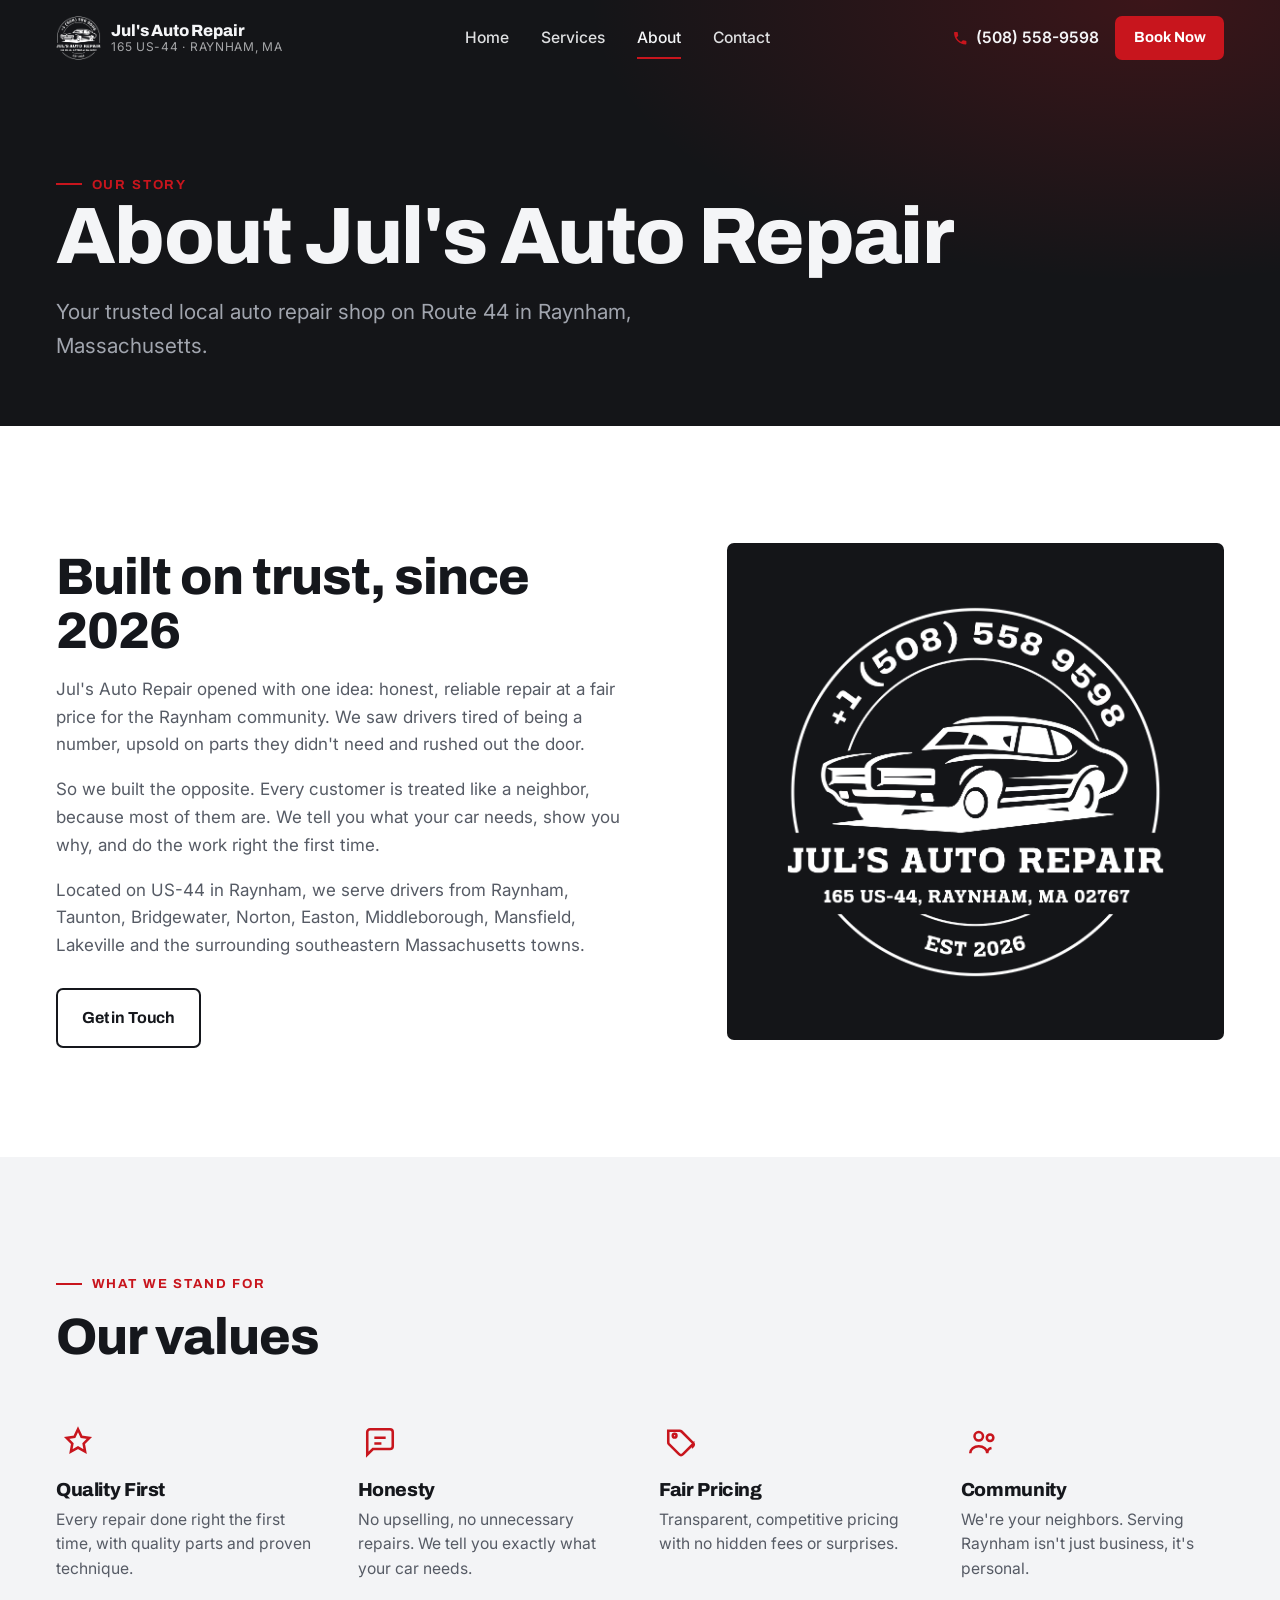
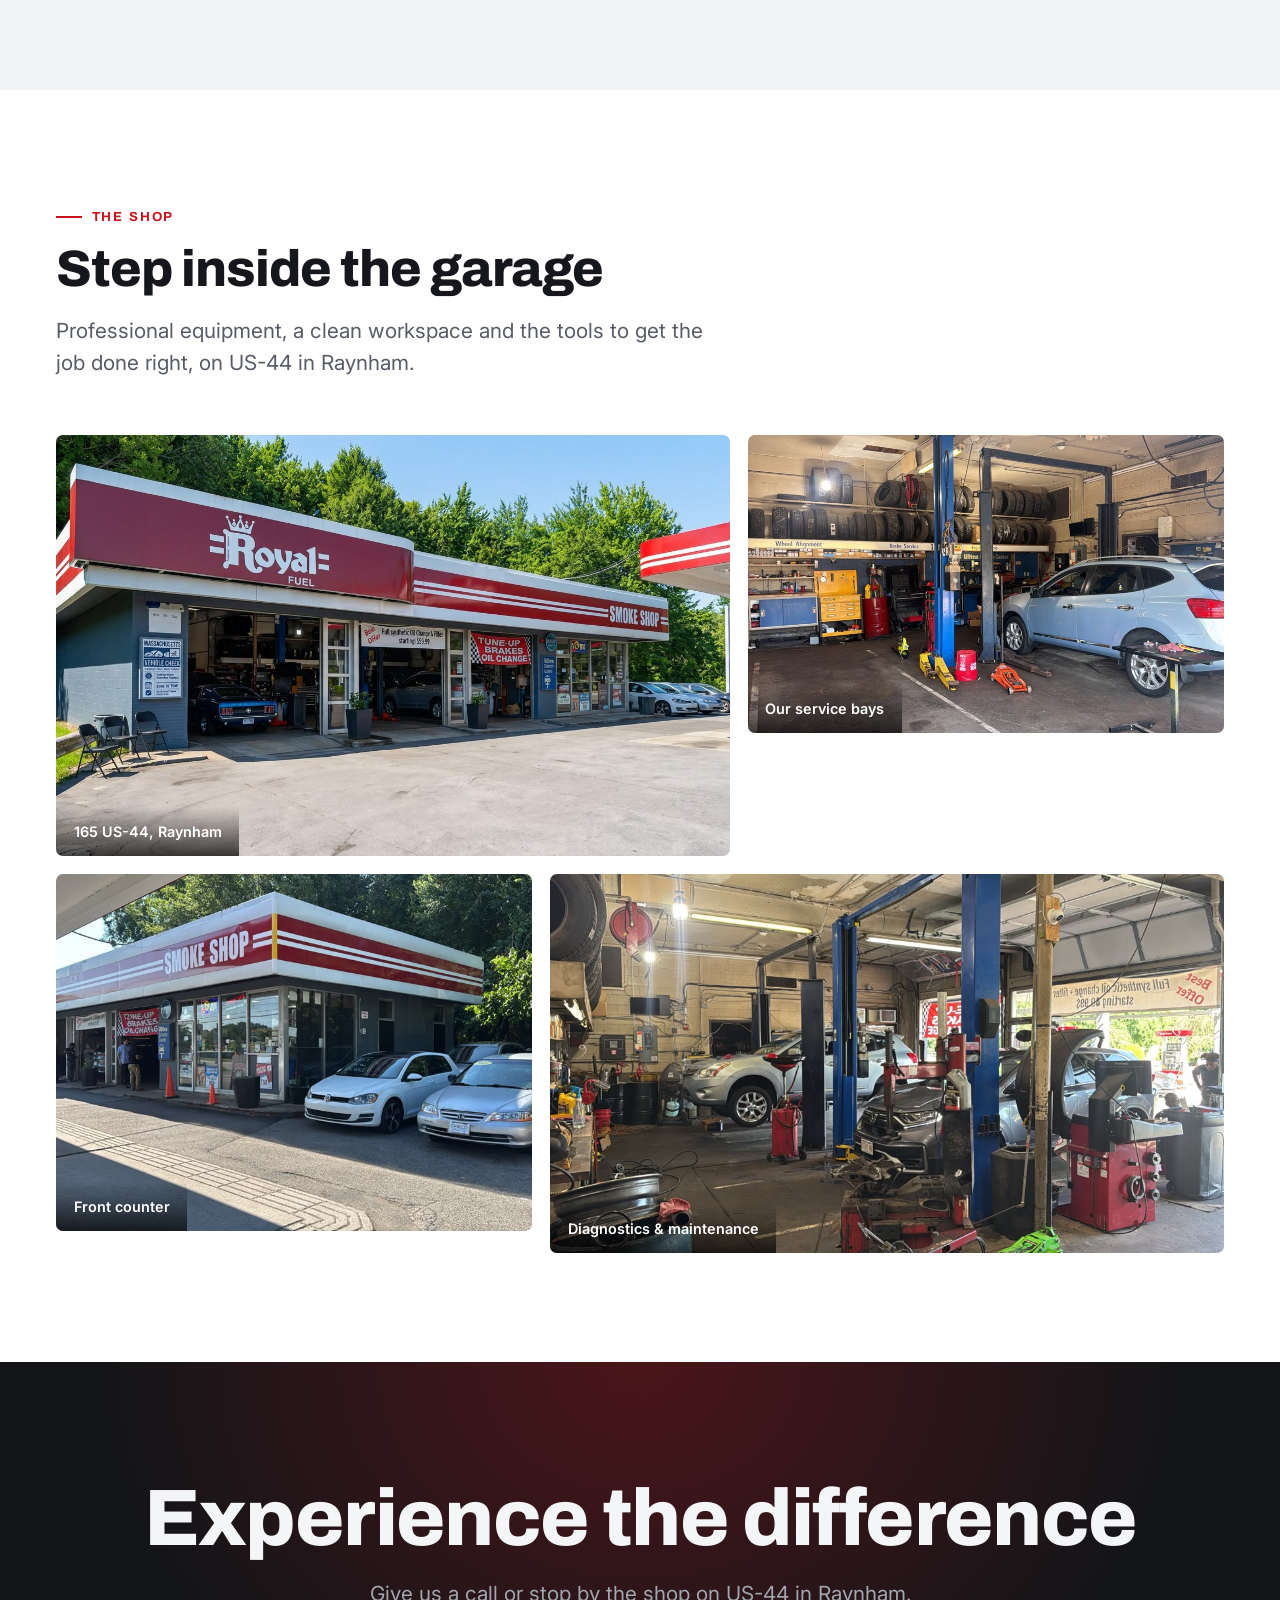
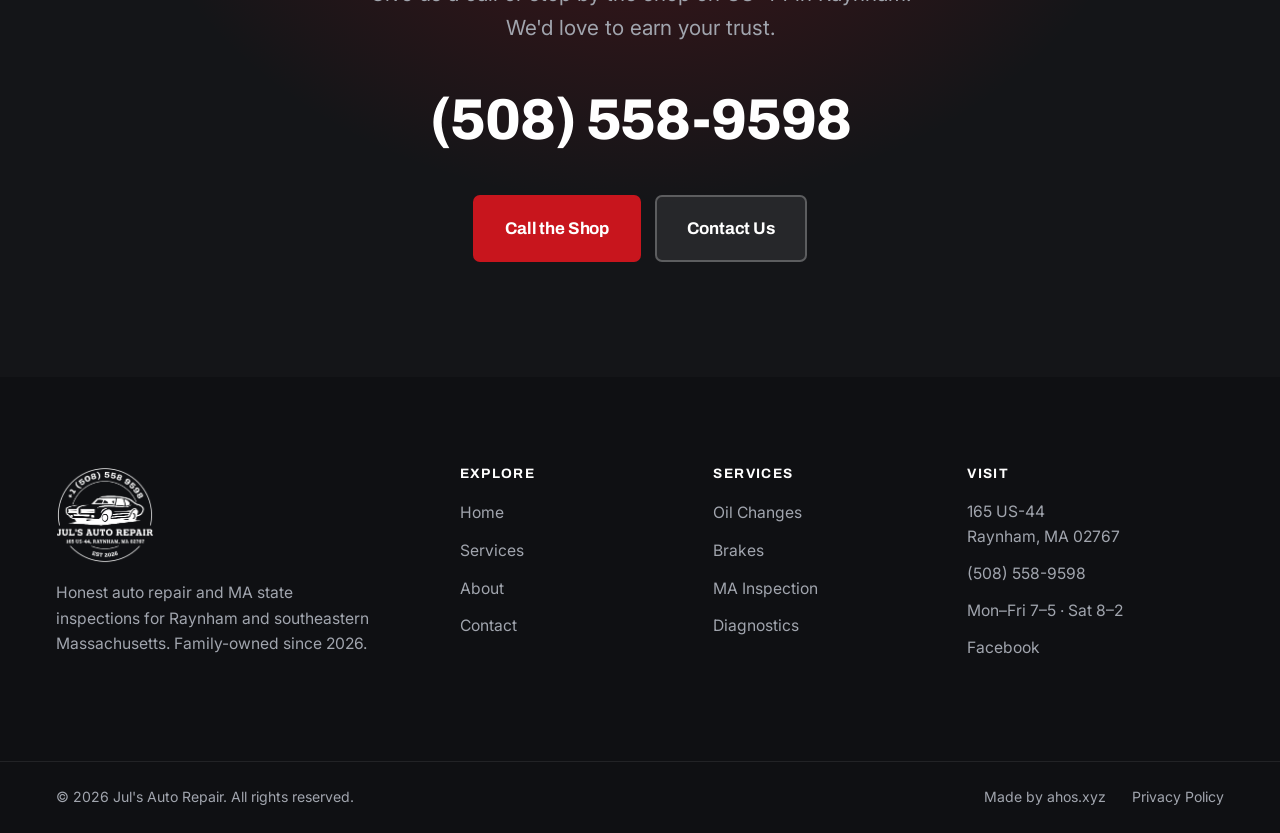
<file: about.html>
<!DOCTYPE html>
<html lang="en">
<head>
  <meta charset="UTF-8">
  <meta name="viewport" content="width=device-width, initial-scale=1.0">
  <title>About Jul's Auto Repair | Raynham, MA Auto Shop</title>
  <meta name="description" content="Jul's Auto Repair is a family-owned auto shop on Route 44 in Raynham, MA, serving Taunton, Bridgewater and nearby towns since 2026. Honest service, quality work, fair prices. Call (508) 558-9598.">
  <meta name="robots" content="index, follow, max-image-preview:large">
  <meta name="geo.region" content="US-MA">
  <meta name="geo.placename" content="Raynham, Massachusetts">
  <meta name="geo.position" content="41.9047;-71.0589">
  <meta name="ICBM" content="41.9047, -71.0589">
  <link rel="canonical" href="https://julsauto.com/about.html">
  <meta property="og:title" content="About Jul's Auto Repair | Raynham, MA Auto Shop">
  <meta property="og:description" content="Family-owned auto shop on Route 44 in Raynham, MA since 2026. Honest service, quality work, fair prices. Call (508) 558-9598.">
  <meta property="og:type" content="website">
  <meta property="og:url" content="https://julsauto.com/about.html">
  <meta property="og:site_name" content="Jul's Auto Repair">
  <meta property="og:image" content="https://julsauto.com/img/shop.jpg">
  <meta name="twitter:card" content="summary_large_image">
  <meta name="twitter:title" content="About Jul's Auto Repair | Raynham, MA Auto Shop">
  <meta name="twitter:description" content="Family-owned auto shop on Route 44 in Raynham, MA since 2026. Honest service, quality work, fair prices.">
  <meta name="twitter:image" content="https://julsauto.com/img/shop.jpg">
  <meta name="theme-color" content="#141518">
  <link rel="preconnect" href="https://fonts.googleapis.com">
  <link rel="preconnect" href="https://fonts.gstatic.com" crossorigin>
  <link href="https://fonts.googleapis.com/css2?family=Archivo:wght@600;700;800;900&family=Inter:wght@400;500;600;700&display=swap" rel="stylesheet">
  <link rel="stylesheet" href="css/style.css">
  <link rel="icon" type="image/png" sizes="32x32" href="img/favicon-32.png">
  <link rel="icon" type="image/png" sizes="512x512" href="img/favicon-512.png">
  <link rel="apple-touch-icon" href="img/apple-touch-icon.png">
  <script type="application/ld+json">
  {
    "@context":"https://schema.org","@type":"AutoRepair","@id":"https://julsauto.com/#business",
    "name":"Jul's Auto Repair","image":"https://julsauto.com/img/shop.jpg","logo":"https://julsauto.com/img/logo-badge-dark.png",
    "url":"https://julsauto.com/","telephone":"+15085589598","priceRange":"$$","foundingDate":"2026",
    "address":{"@type":"PostalAddress","streetAddress":"165 US-44","addressLocality":"Raynham","addressRegion":"MA","postalCode":"02767","addressCountry":"US"},
    "geo":{"@type":"GeoCoordinates","latitude":41.9047,"longitude":-71.0589},
    "hasMap":"https://www.google.com/maps?cid=7025613540865763615",
    "openingHoursSpecification":[
      {"@type":"OpeningHoursSpecification","dayOfWeek":["Monday","Tuesday","Wednesday","Thursday","Friday"],"opens":"07:00","closes":"17:00"},
      {"@type":"OpeningHoursSpecification","dayOfWeek":"Saturday","opens":"08:00","closes":"14:00"}
    ],
    "sameAs":["https://www.facebook.com/share/1HEaFSoUfP/?mibextid=wwXIfr"],
    "areaServed":["Raynham","Taunton","Bridgewater","Norton","Easton","Middleborough","Mansfield","Lakeville"]
  }
  </script>
  <script type="application/ld+json">
  {"@context":"https://schema.org","@type":"BreadcrumbList","itemListElement":[
    {"@type":"ListItem","position":1,"name":"Home","item":"https://julsauto.com/"},
    {"@type":"ListItem","position":2,"name":"About","item":"https://julsauto.com/about.html"}
  ]}
  </script>
</head>
<body>

<header class="hdr" id="hdr">
  <div class="hdr-in">
    <a href="/" class="brand" aria-label="Jul's Auto Repair home">
      <img src="img/logo-badge-white.png" alt="Jul's Auto Repair muscle-car badge logo">
      <span class="brand-wm"><span class="brand-name">Jul's Auto Repair</span><span class="brand-sub">165 US-44 · Raynham, MA</span></span>
    </a>
    <nav class="nav" aria-label="Primary">
      <a href="/">Home</a><a href="services.html">Services</a><a href="about.html" class="active">About</a><a href="contact.html">Contact</a>
    </nav>
    <div class="hdr-actions">
      <a href="tel:+15085589598" class="hdr-phone"><svg viewBox="0 0 24 24"><path d="M6.62 10.79a15.05 15.05 0 006.59 6.59l2.2-2.2a1 1 0 011.01-.24 11.36 11.36 0 003.58.57 1 1 0 011 1V20a1 1 0 01-1 1A17 17 0 013 4a1 1 0 011-1h3.5a1 1 0 011 1 11.36 11.36 0 00.57 3.58 1 1 0 01-.25 1.01l-2.2 2.2z"/></svg>(508) 558-9598</a>
      <a href="contact.html" class="hdr-cta">Book Now</a>
      <button class="burger" id="burger" aria-label="Open menu"><span></span><span></span><span></span></button>
    </div>
  </div>
</header>
<nav class="mnav" id="mnav" aria-label="Mobile">
  <a href="/">Home</a><a href="services.html">Services</a><a href="about.html">About</a><a href="contact.html">Contact</a>
  <a href="tel:+15085589598" class="btn btn-red">Call (508) 558-9598</a>
</nav>

<section class="pghero">
  <div class="wrap pghero-in">
    <span class="eyebrow">Our story</span>
    <h1>About Jul's Auto Repair</h1>
    <p>Your trusted local auto repair shop on Route 44 in Raynham, Massachusetts.</p>
  </div>
</section>

<section class="sec">
  <div class="wrap">
    <div class="about">
      <div class="about-copy reveal">
        <h2 class="s-title">Built on trust, since 2026</h2>
        <p>Jul's Auto Repair opened with one idea: honest, reliable repair at a fair price for the Raynham community. We saw drivers tired of being a number, upsold on parts they didn't need and rushed out the door.</p>
        <p>So we built the opposite. Every customer is treated like a neighbor, because most of them are. We tell you what your car needs, show you why, and do the work right the first time.</p>
        <p>Located on US-44 in Raynham, we serve drivers from Raynham, Taunton, Bridgewater, Norton, Easton, Middleborough, Mansfield, Lakeville and the surrounding southeastern Massachusetts towns.</p>
        <a href="contact.html" class="btn btn-out" style="margin-top:1.8rem">Get in Touch</a>
      </div>
      <div class="about-badge reveal d1"><img src="img/logo-badge-white.png" alt="Jul's Auto Repair, established 2026, Raynham, MA"></div>
    </div>
  </div>
</section>

<section class="sec grey-sec">
  <div class="wrap">
    <span class="eyebrow reveal">What we stand for</span>
    <h2 class="s-title reveal d1">Our values</h2>
    <div class="why">
      <div class="why-item reveal"><div class="why-ic"><svg viewBox="0 0 24 24"><path d="M12 3l2.5 5.3 5.5.8-4 4 1 5.6-5-2.8-5 2.8 1-5.6-4-4 5.5-.8z"/></svg></div><h3>Quality First</h3><p>Every repair done right the first time, with quality parts and proven technique.</p></div>
      <div class="why-item reveal d1"><div class="why-ic"><svg viewBox="0 0 24 24"><path d="M21 15a2 2 0 01-2 2H7l-4 4V5a2 2 0 012-2h14a2 2 0 012 2z"/><path d="M8 9h8M8 13h5"/></svg></div><h3>Honesty</h3><p>No upselling, no unnecessary repairs. We tell you exactly what your car needs.</p></div>
      <div class="why-item reveal d2"><div class="why-ic"><svg viewBox="0 0 24 24"><path d="M20.6 13.4l-7.2 7.2a2 2 0 01-2.8 0l-7.1-7.1A2 2 0 013 12V4h8a2 2 0 011.4.6l8.2 8.2a1.4 1.4 0 010 2z"/><circle cx="7.5" cy="7.5" r="1.3"/></svg></div><h3>Fair Pricing</h3><p>Transparent, competitive pricing with no hidden fees or surprises.</p></div>
      <div class="why-item reveal d3"><div class="why-ic"><svg viewBox="0 0 24 24"><circle cx="9" cy="8" r="3"/><circle cx="17" cy="9" r="2.3"/><path d="M3 20c0-3 2.7-5 6-5s6 2 6 5M15 20c0-2 1-3.4 3-3.8"/></svg></div><h3>Community</h3><p>We're your neighbors. Serving Raynham isn't just business, it's personal.</p></div>
    </div>
  </div>
</section>

<section class="sec">
  <div class="wrap">
    <span class="eyebrow reveal">The shop</span>
    <h2 class="s-title reveal d1">Step inside the garage</h2>
    <p class="s-intro reveal d1">Professional equipment, a clean workspace and the tools to get the job done right, on US-44 in Raynham.</p>
    <div class="gal">
      <figure class="g1 reveal"><img src="img/shop.jpg" alt="Jul's Auto Repair storefront on US-44 in Raynham, MA" loading="lazy"><figcaption>165 US-44, Raynham</figcaption></figure>
      <figure class="g2 reveal d1"><img src="img/interior.png" alt="Service bays with hydraulic lifts at Jul's Auto Repair" loading="lazy"><figcaption>Our service bays</figcaption></figure>
      <figure class="g3 reveal"><img src="img/shop2.png" alt="Jul's Auto Repair customer service counter in Raynham, MA" loading="lazy"><figcaption>Front counter</figcaption></figure>
      <figure class="g4 reveal d1"><img src="img/shop3.png" alt="Diagnostic and maintenance area at Jul's Auto Repair" loading="lazy"><figcaption>Diagnostics &amp; maintenance</figcaption></figure>
    </div>
  </div>
</section>

<section class="cta">
  <div class="cta-in">
    <h2 class="reveal">Experience the difference</h2>
    <p class="reveal d1">Give us a call or stop by the shop on US-44 in Raynham. We'd love to earn your trust.</p>
    <div class="reveal d2"><a href="tel:+15085589598" class="cta-tel">(508) 558-9598</a></div>
    <div class="cta-row reveal d2">
      <a href="tel:+15085589598" class="btn btn-red btn-lg">Call the Shop</a>
      <a href="contact.html" class="btn btn-glass btn-lg">Contact Us</a>
    </div>
  </div>
</section>

<footer class="ftr">
  <div class="ftr-top">
    <div class="ftr-brand"><img src="img/logo-badge-white.png" alt="Jul's Auto Repair muscle-car badge"><p>Honest auto repair and MA state inspections for Raynham and southeastern Massachusetts. Family-owned since 2026.</p></div>
    <div class="ftr-col"><h4>Explore</h4><ul><li><a href="/">Home</a></li><li><a href="services.html">Services</a></li><li><a href="about.html">About</a></li><li><a href="contact.html">Contact</a></li></ul></div>
    <div class="ftr-col"><h4>Services</h4><ul><li><a href="services.html#oil-change">Oil Changes</a></li><li><a href="services.html#brakes">Brakes</a></li><li><a href="services.html#inspection">MA Inspection</a></li><li><a href="services.html#diagnostics">Diagnostics</a></li></ul></div>
    <div class="ftr-col"><h4>Visit</h4><ul>
      <li><p>165 US-44<br>Raynham, MA 02767</p></li><li><a href="tel:+15085589598">(508) 558-9598</a></li>
      <li><p>Mon–Fri 7–5 · Sat 8–2</p></li><li><a href="https://www.facebook.com/share/1HEaFSoUfP/?mibextid=wwXIfr" target="_blank" rel="noopener">Facebook</a></li>
    </ul></div>
  </div>
  <div class="ftr-btm"><div class="ftr-btm-in"><span>&copy; <span id="yr">2026</span> Jul's Auto Repair. All rights reserved.</span><span class="ftr-credits"><a href="https://ahos.xyz" target="_blank" rel="noopener">Made by ahos.xyz</a><a href="privacy.html">Privacy Policy</a></span></div></div>
</footer>
<script src="js/main.js"></script>
</body>
</html>
</file>
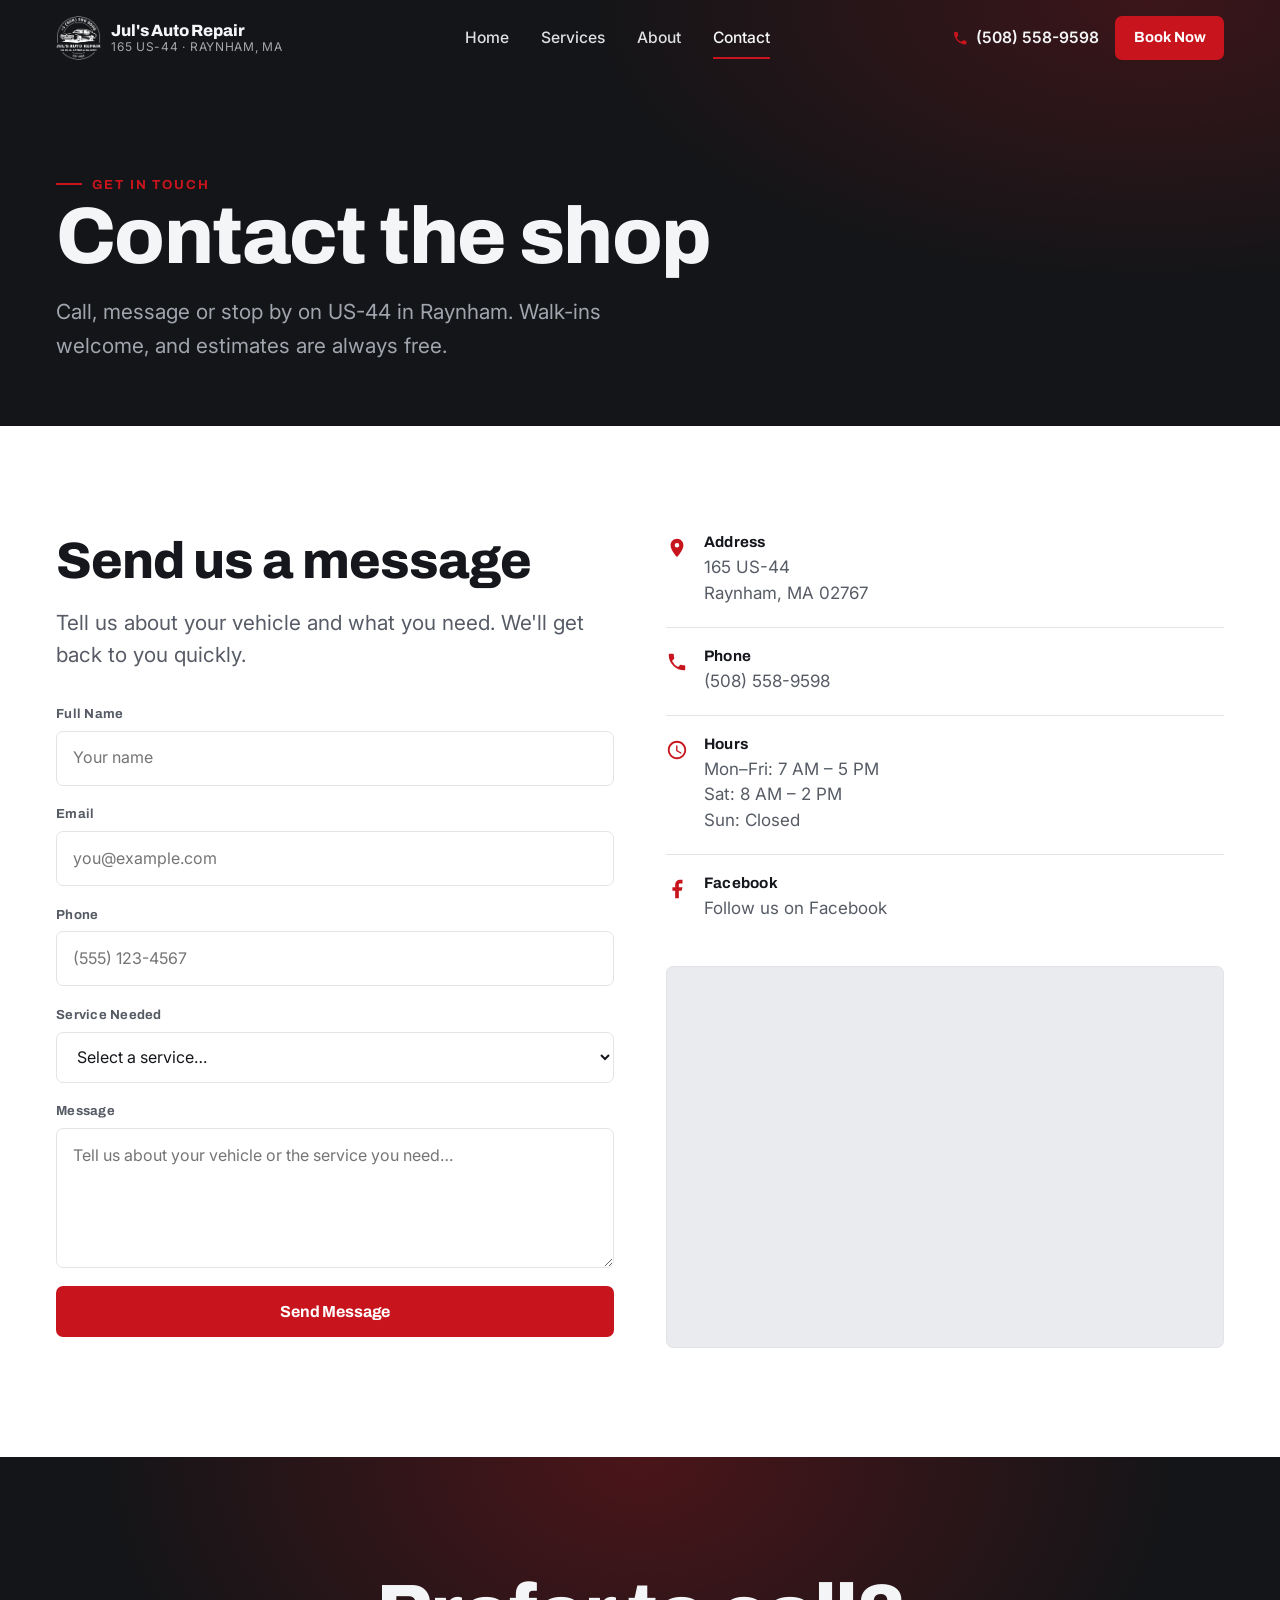
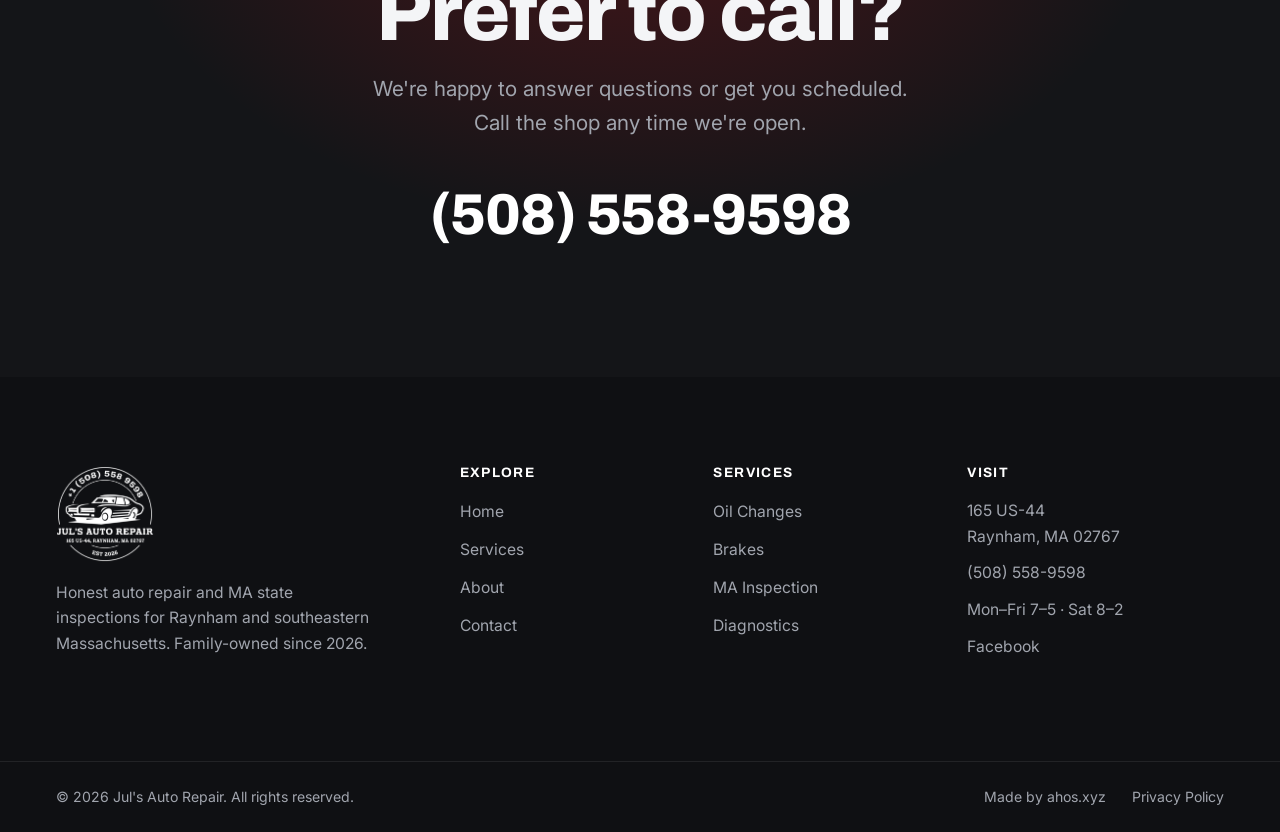
<file: contact.html>
<!DOCTYPE html>
<html lang="en">
<head>
  <meta charset="UTF-8">
  <meta name="viewport" content="width=device-width, initial-scale=1.0">
  <title>Contact Jul's Auto Repair — Schedule Service | Raynham, MA</title>
  <meta name="description" content="Contact Jul's Auto Repair in Raynham, MA to schedule service or get a free estimate. Call (508) 558-9598 or visit 165 US-44. Open Mon–Fri 7–5, Sat 8–2.">
  <meta name="robots" content="index, follow, max-image-preview:large">
  <meta name="geo.region" content="US-MA">
  <meta name="geo.placename" content="Raynham, Massachusetts">
  <meta name="geo.position" content="41.9047;-71.0589">
  <meta name="ICBM" content="41.9047, -71.0589">
  <link rel="canonical" href="https://julsauto.com/contact.html">
  <meta property="og:title" content="Contact Jul's Auto Repair — Schedule Service | Raynham, MA">
  <meta property="og:description" content="Schedule an oil change, brake service, MA inspection or get a free estimate. Call (508) 558-9598 or visit 165 US-44, Raynham.">
  <meta property="og:type" content="website">
  <meta property="og:url" content="https://julsauto.com/contact.html">
  <meta property="og:site_name" content="Jul's Auto Repair">
  <meta property="og:image" content="https://julsauto.com/img/shop.jpg">
  <meta name="twitter:card" content="summary_large_image">
  <meta name="twitter:title" content="Contact Jul's Auto Repair — Raynham, MA">
  <meta name="twitter:description" content="Schedule service or get a free estimate. Call (508) 558-9598 or visit 165 US-44, Raynham.">
  <meta name="twitter:image" content="https://julsauto.com/img/shop.jpg">
  <meta name="theme-color" content="#141518">
  <link rel="preconnect" href="https://fonts.googleapis.com">
  <link rel="preconnect" href="https://fonts.gstatic.com" crossorigin>
  <link href="https://fonts.googleapis.com/css2?family=Archivo:wght@600;700;800;900&family=Inter:wght@400;500;600;700&display=swap" rel="stylesheet">
  <link rel="stylesheet" href="css/style.css">
  <link rel="icon" type="image/png" sizes="32x32" href="img/favicon-32.png">
  <link rel="icon" type="image/png" sizes="512x512" href="img/favicon-512.png">
  <link rel="apple-touch-icon" href="img/apple-touch-icon.png">
  <script type="application/ld+json">
  {
    "@context":"https://schema.org","@type":"AutoRepair","@id":"https://julsauto.com/#business",
    "name":"Jul's Auto Repair","image":"https://julsauto.com/img/shop.jpg","logo":"https://julsauto.com/img/logo-badge-dark.png",
    "url":"https://julsauto.com/","telephone":"+15085589598","priceRange":"$$",
    "address":{"@type":"PostalAddress","streetAddress":"165 US-44","addressLocality":"Raynham","addressRegion":"MA","postalCode":"02767","addressCountry":"US"},
    "geo":{"@type":"GeoCoordinates","latitude":41.9047,"longitude":-71.0589},
    "hasMap":"https://www.google.com/maps?cid=7025613540865763615",
    "openingHoursSpecification":[
      {"@type":"OpeningHoursSpecification","dayOfWeek":["Monday","Tuesday","Wednesday","Thursday","Friday"],"opens":"07:00","closes":"17:00"},
      {"@type":"OpeningHoursSpecification","dayOfWeek":"Saturday","opens":"08:00","closes":"14:00"}
    ],
    "sameAs":["https://www.facebook.com/share/1HEaFSoUfP/?mibextid=wwXIfr"],
    "areaServed":["Raynham","Taunton","Bridgewater","Norton","Easton","Middleborough","Mansfield","Lakeville"]
  }
  </script>
  <script type="application/ld+json">
  {"@context":"https://schema.org","@type":"BreadcrumbList","itemListElement":[
    {"@type":"ListItem","position":1,"name":"Home","item":"https://julsauto.com/"},
    {"@type":"ListItem","position":2,"name":"Contact","item":"https://julsauto.com/contact.html"}
  ]}
  </script>
</head>
<body>

<header class="hdr" id="hdr">
  <div class="hdr-in">
    <a href="/" class="brand" aria-label="Jul's Auto Repair home">
      <img src="img/logo-badge-white.png" alt="Jul's Auto Repair muscle-car badge logo">
      <span class="brand-wm"><span class="brand-name">Jul's Auto Repair</span><span class="brand-sub">165 US-44 · Raynham, MA</span></span>
    </a>
    <nav class="nav" aria-label="Primary">
      <a href="/">Home</a><a href="services.html">Services</a><a href="about.html">About</a><a href="contact.html" class="active">Contact</a>
    </nav>
    <div class="hdr-actions">
      <a href="tel:+15085589598" class="hdr-phone"><svg viewBox="0 0 24 24"><path d="M6.62 10.79a15.05 15.05 0 006.59 6.59l2.2-2.2a1 1 0 011.01-.24 11.36 11.36 0 003.58.57 1 1 0 011 1V20a1 1 0 01-1 1A17 17 0 013 4a1 1 0 011-1h3.5a1 1 0 011 1 11.36 11.36 0 00.57 3.58 1 1 0 01-.25 1.01l-2.2 2.2z"/></svg>(508) 558-9598</a>
      <a href="contact.html" class="hdr-cta">Book Now</a>
      <button class="burger" id="burger" aria-label="Open menu"><span></span><span></span><span></span></button>
    </div>
  </div>
</header>
<nav class="mnav" id="mnav" aria-label="Mobile">
  <a href="/">Home</a><a href="services.html">Services</a><a href="about.html">About</a><a href="contact.html">Contact</a>
  <a href="tel:+15085589598" class="btn btn-red">Call (508) 558-9598</a>
</nav>

<section class="pghero">
  <div class="wrap pghero-in">
    <span class="eyebrow">Get in touch</span>
    <h1>Contact the shop</h1>
    <p>Call, message or stop by on US-44 in Raynham. Walk-ins welcome, and estimates are always free.</p>
  </div>
</section>

<section class="sec">
  <div class="wrap">
    <div class="ct-grid">
      <div class="reveal">
        <h2 class="s-title" style="margin-top:0">Send us a message</h2>
        <p class="s-intro" style="margin-bottom:2rem">Tell us about your vehicle and what you need. We'll get back to you quickly.</p>
        <form class="ct-form" id="contactForm" action="https://api.web3forms.com/submit" method="POST">
          <input type="hidden" name="access_key" value="81a5db0e-6f8c-4f45-b74e-0d781ace3959">
          <input type="hidden" name="subject" value="New Contact - Jul's Auto Repair">
          <input type="hidden" name="from_name" value="Jul's Auto Repair Website">
          <input type="checkbox" name="botcheck" style="display:none" tabindex="-1" aria-hidden="true">
          <div class="fg"><label for="name">Full Name</label><input type="text" id="name" name="name" placeholder="Your name" required></div>
          <div class="fg"><label for="email">Email</label><input type="email" id="email" name="email" placeholder="you@example.com" required></div>
          <div class="fg"><label for="phone">Phone</label><input type="tel" id="phone" name="phone" placeholder="(555) 123-4567"></div>
          <div class="fg"><label for="service">Service Needed</label>
            <select id="service" name="service">
              <option value="">Select a service…</option>
              <option>Oil Change ($59.99)</option><option>General Service</option><option>Tune-Up</option>
              <option>MA State Inspection</option><option>A/C Service</option><option>Check Engine / Diagnostics</option>
              <option>Engine Repair &amp; Swap</option><option>Brake Repair</option><option>Tires</option>
              <option>Steering &amp; Suspension</option><option>Exhaust Repair</option><option>Oil Leak Repair</option><option>Other</option>
            </select>
          </div>
          <div class="fg"><label for="message">Message</label><textarea id="message" name="message" placeholder="Tell us about your vehicle or the service you need…" required></textarea></div>
          <button type="submit" class="btn btn-red" style="width:100%">Send Message</button>
        </form>
      </div>
      <div class="reveal d1">
        <div class="visit-info">
          <div class="visit-row"><svg viewBox="0 0 24 24"><path d="M12 2C8.13 2 5 5.13 5 9c0 5.25 7 13 7 13s7-7.75 7-13c0-3.87-3.13-7-7-7zm0 9.5a2.5 2.5 0 110-5 2.5 2.5 0 010 5z"/></svg><div><h4>Address</h4><p>165 US-44<br>Raynham, MA 02767</p></div></div>
          <div class="visit-row"><svg viewBox="0 0 24 24"><path d="M6.62 10.79a15.05 15.05 0 006.59 6.59l2.2-2.2a1 1 0 011.01-.24 11.36 11.36 0 003.58.57 1 1 0 011 1V20a1 1 0 01-1 1A17 17 0 013 4a1 1 0 011-1h3.5a1 1 0 011 1 11.36 11.36 0 00.57 3.58 1 1 0 01-.25 1.01l-2.2 2.2z"/></svg><div><h4>Phone</h4><p><a href="tel:+15085589598">(508) 558-9598</a></p></div></div>
          <div class="visit-row"><svg viewBox="0 0 24 24"><path d="M11.99 2C6.47 2 2 6.48 2 12s4.47 10 9.99 10C17.52 22 22 17.52 22 12S17.52 2 11.99 2zM12 20c-4.42 0-8-3.58-8-8s3.58-8 8-8 8 3.58 8 8-3.58 8-8 8zm.5-13H11v6l5.25 3.15.75-1.23-4.5-2.67z"/></svg><div><h4>Hours</h4><p>Mon–Fri: 7 AM – 5 PM<br>Sat: 8 AM – 2 PM<br>Sun: Closed</p></div></div>
          <div class="visit-row"><svg viewBox="0 0 24 24"><path d="M18 2h-3a5 5 0 00-5 5v3H7v4h3v8h4v-8h3l1-4h-4V7a1 1 0 011-1h3z"/></svg><div><h4>Facebook</h4><p><a href="https://www.facebook.com/share/1HEaFSoUfP/?mibextid=wwXIfr" target="_blank" rel="noopener">Follow us on Facebook</a></p></div></div>
        </div>
        <div class="map" style="margin-top:1.5rem"><iframe src="https://www.google.com/maps?cid=7025613540865763615&output=embed" loading="lazy" title="Jul's Auto Repair location on US-44 in Raynham, MA" allowfullscreen></iframe></div>
      </div>
    </div>
  </div>
</section>

<section class="cta">
  <div class="cta-in">
    <h2 class="reveal">Prefer to call?</h2>
    <p class="reveal d1">We're happy to answer questions or get you scheduled. Call the shop any time we're open.</p>
    <div class="reveal d2"><a href="tel:+15085589598" class="cta-tel">(508) 558-9598</a></div>
  </div>
</section>

<footer class="ftr">
  <div class="ftr-top">
    <div class="ftr-brand"><img src="img/logo-badge-white.png" alt="Jul's Auto Repair muscle-car badge"><p>Honest auto repair and MA state inspections for Raynham and southeastern Massachusetts. Family-owned since 2026.</p></div>
    <div class="ftr-col"><h4>Explore</h4><ul><li><a href="/">Home</a></li><li><a href="services.html">Services</a></li><li><a href="about.html">About</a></li><li><a href="contact.html">Contact</a></li></ul></div>
    <div class="ftr-col"><h4>Services</h4><ul><li><a href="services.html#oil-change">Oil Changes</a></li><li><a href="services.html#brakes">Brakes</a></li><li><a href="services.html#inspection">MA Inspection</a></li><li><a href="services.html#diagnostics">Diagnostics</a></li></ul></div>
    <div class="ftr-col"><h4>Visit</h4><ul>
      <li><p>165 US-44<br>Raynham, MA 02767</p></li><li><a href="tel:+15085589598">(508) 558-9598</a></li>
      <li><p>Mon–Fri 7–5 · Sat 8–2</p></li><li><a href="https://www.facebook.com/share/1HEaFSoUfP/?mibextid=wwXIfr" target="_blank" rel="noopener">Facebook</a></li>
    </ul></div>
  </div>
  <div class="ftr-btm"><div class="ftr-btm-in"><span>&copy; <span id="yr">2026</span> Jul's Auto Repair. All rights reserved.</span><span class="ftr-credits"><a href="https://ahos.xyz" target="_blank" rel="noopener">Made by ahos.xyz</a><a href="privacy.html">Privacy Policy</a></span></div></div>
</footer>
<script src="js/main.js"></script>
</body>
</html>
</file>
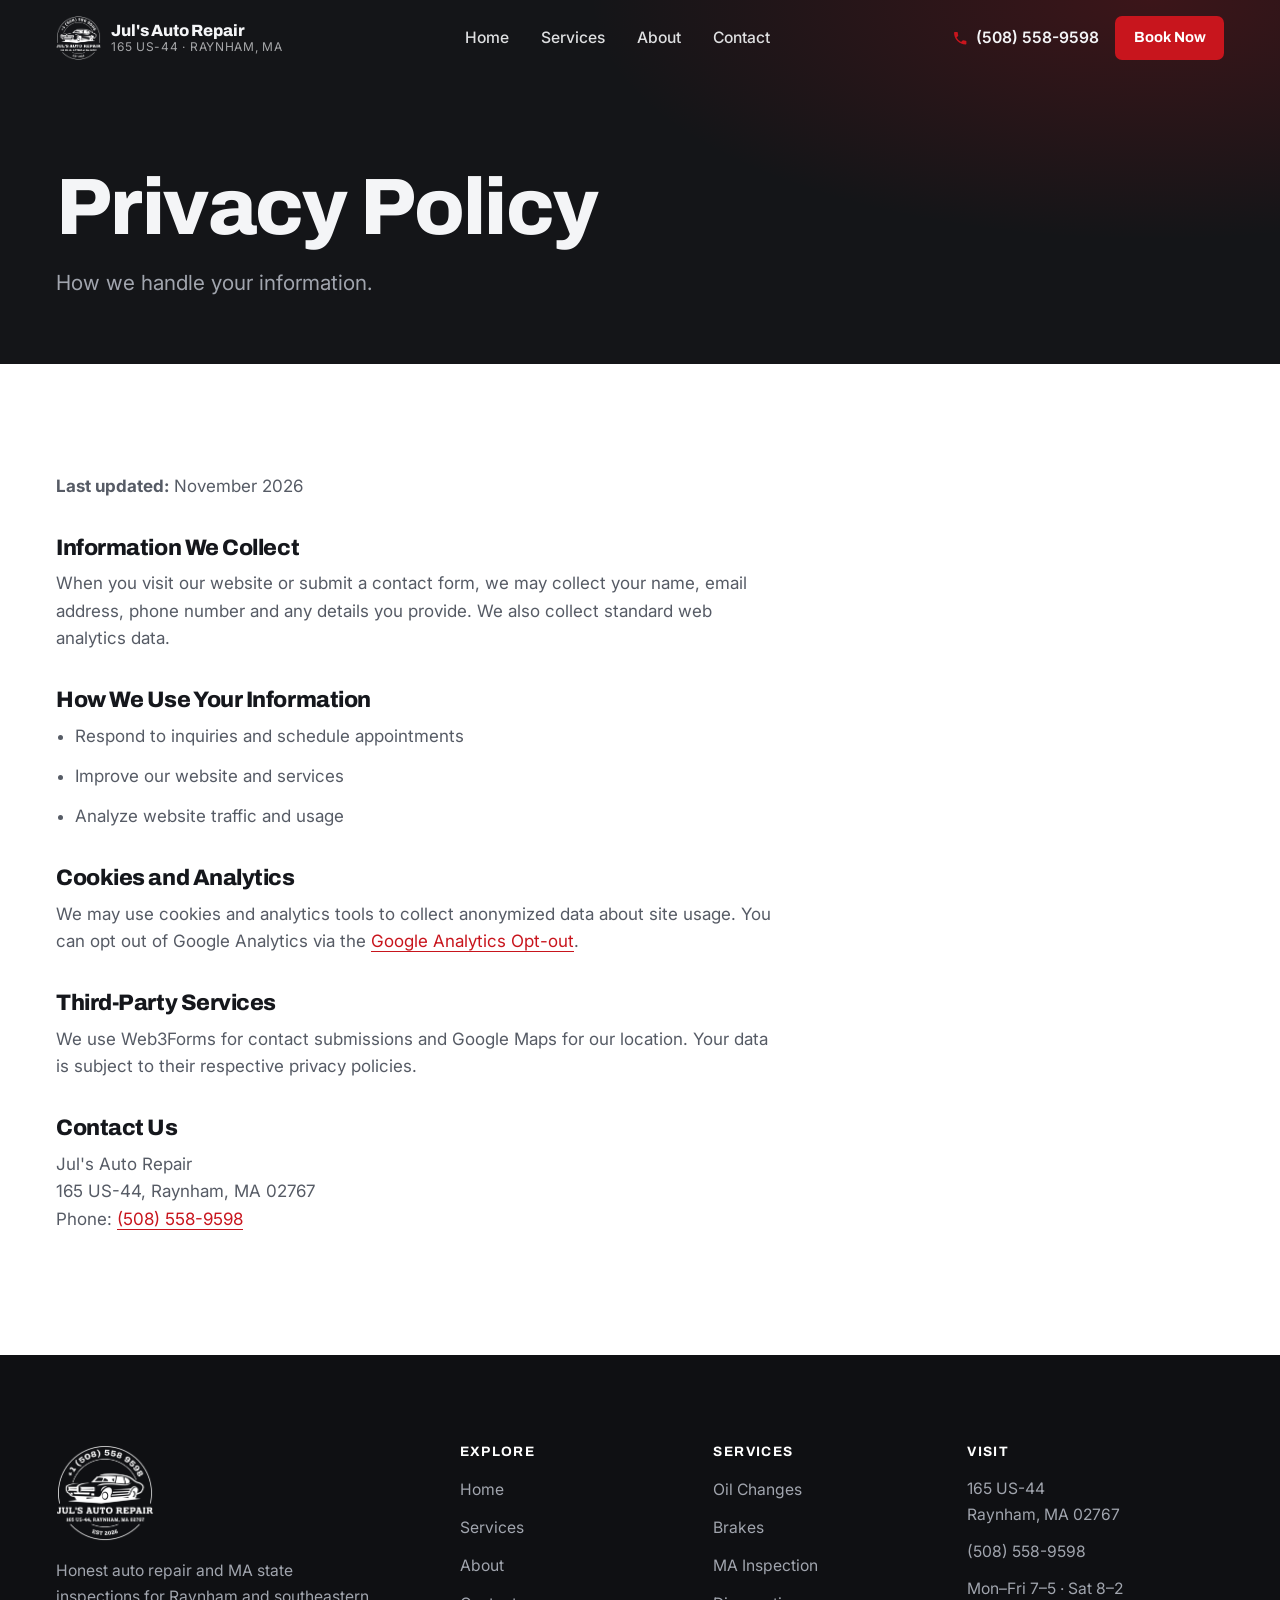
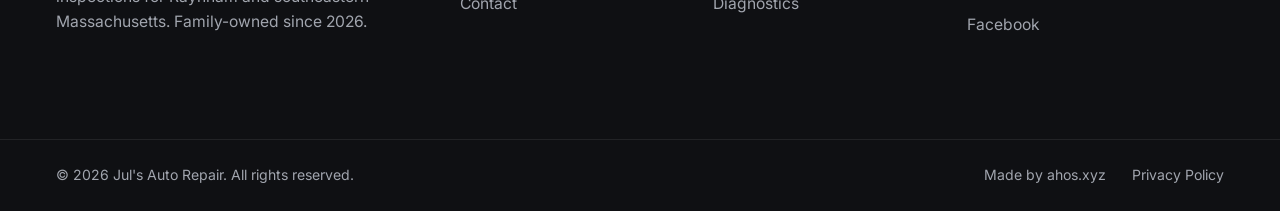
<file: privacy.html>
<!DOCTYPE html>
<html lang="en">
<head>
  <meta charset="UTF-8">
  <meta name="viewport" content="width=device-width, initial-scale=1.0">
  <title>Privacy Policy | Jul's Auto Repair</title>
  <meta name="robots" content="noindex, follow">
  <link rel="canonical" href="https://julsauto.com/privacy.html">
  <meta name="theme-color" content="#141518">
  <link rel="preconnect" href="https://fonts.googleapis.com">
  <link rel="preconnect" href="https://fonts.gstatic.com" crossorigin>
  <link href="https://fonts.googleapis.com/css2?family=Archivo:wght@600;700;800;900&family=Inter:wght@400;500;600;700&display=swap" rel="stylesheet">
  <link rel="stylesheet" href="css/style.css">
  <link rel="icon" type="image/png" sizes="32x32" href="img/favicon-32.png">
  <link rel="icon" type="image/png" sizes="512x512" href="img/favicon-512.png">
  <link rel="apple-touch-icon" href="img/apple-touch-icon.png">
</head>
<body>

<header class="hdr" id="hdr">
  <div class="hdr-in">
    <a href="/" class="brand" aria-label="Jul's Auto Repair home">
      <img src="img/logo-badge-white.png" alt="Jul's Auto Repair muscle-car badge logo">
      <span class="brand-wm"><span class="brand-name">Jul's Auto Repair</span><span class="brand-sub">165 US-44 · Raynham, MA</span></span>
    </a>
    <nav class="nav" aria-label="Primary">
      <a href="/">Home</a><a href="services.html">Services</a><a href="about.html">About</a><a href="contact.html">Contact</a>
    </nav>
    <div class="hdr-actions">
      <a href="tel:+15085589598" class="hdr-phone"><svg viewBox="0 0 24 24"><path d="M6.62 10.79a15.05 15.05 0 006.59 6.59l2.2-2.2a1 1 0 011.01-.24 11.36 11.36 0 003.58.57 1 1 0 011 1V20a1 1 0 01-1 1A17 17 0 013 4a1 1 0 011-1h3.5a1 1 0 011 1 11.36 11.36 0 00.57 3.58 1 1 0 01-.25 1.01l-2.2 2.2z"/></svg>(508) 558-9598</a>
      <a href="contact.html" class="hdr-cta">Book Now</a>
      <button class="burger" id="burger" aria-label="Open menu"><span></span><span></span><span></span></button>
    </div>
  </div>
</header>
<nav class="mnav" id="mnav" aria-label="Mobile">
  <a href="/">Home</a><a href="services.html">Services</a><a href="about.html">About</a><a href="contact.html">Contact</a>
  <a href="tel:+15085589598" class="btn btn-red">Call (508) 558-9598</a>
</nav>

<section class="pghero">
  <div class="wrap pghero-in">
    <h1>Privacy Policy</h1>
    <p>How we handle your information.</p>
  </div>
</section>

<section class="sec">
  <div class="wrap">
    <div class="prose">
      <p><strong>Last updated:</strong> November 2026</p>
      <h2>Information We Collect</h2>
      <p>When you visit our website or submit a contact form, we may collect your name, email address, phone number and any details you provide. We also collect standard web analytics data.</p>
      <h2>How We Use Your Information</h2>
      <ul><li>Respond to inquiries and schedule appointments</li><li>Improve our website and services</li><li>Analyze website traffic and usage</li></ul>
      <h2>Cookies and Analytics</h2>
      <p>We may use cookies and analytics tools to collect anonymized data about site usage. You can opt out of Google Analytics via the <a href="https://tools.google.com/dlpage/gaoptout" target="_blank" rel="noopener">Google Analytics Opt-out</a>.</p>
      <h2>Third-Party Services</h2>
      <p>We use Web3Forms for contact submissions and Google Maps for our location. Your data is subject to their respective privacy policies.</p>
      <h2>Contact Us</h2>
      <p>Jul's Auto Repair<br>165 US-44, Raynham, MA 02767<br>Phone: <a href="tel:+15085589598">(508) 558-9598</a></p>
    </div>
  </div>
</section>

<footer class="ftr">
  <div class="ftr-top">
    <div class="ftr-brand"><img src="img/logo-badge-white.png" alt="Jul's Auto Repair muscle-car badge"><p>Honest auto repair and MA state inspections for Raynham and southeastern Massachusetts. Family-owned since 2026.</p></div>
    <div class="ftr-col"><h4>Explore</h4><ul><li><a href="/">Home</a></li><li><a href="services.html">Services</a></li><li><a href="about.html">About</a></li><li><a href="contact.html">Contact</a></li></ul></div>
    <div class="ftr-col"><h4>Services</h4><ul><li><a href="services.html#oil-change">Oil Changes</a></li><li><a href="services.html#brakes">Brakes</a></li><li><a href="services.html#inspection">MA Inspection</a></li><li><a href="services.html#diagnostics">Diagnostics</a></li></ul></div>
    <div class="ftr-col"><h4>Visit</h4><ul>
      <li><p>165 US-44<br>Raynham, MA 02767</p></li><li><a href="tel:+15085589598">(508) 558-9598</a></li>
      <li><p>Mon–Fri 7–5 · Sat 8–2</p></li><li><a href="https://www.facebook.com/share/1HEaFSoUfP/?mibextid=wwXIfr" target="_blank" rel="noopener">Facebook</a></li>
    </ul></div>
  </div>
  <div class="ftr-btm"><div class="ftr-btm-in"><span>&copy; <span id="yr">2026</span> Jul's Auto Repair. All rights reserved.</span><span class="ftr-credits"><a href="https://ahos.xyz" target="_blank" rel="noopener">Made by ahos.xyz</a><a href="privacy.html">Privacy Policy</a></span></div></div>
</footer>
<script src="js/main.js"></script>
</body>
</html>
</file>
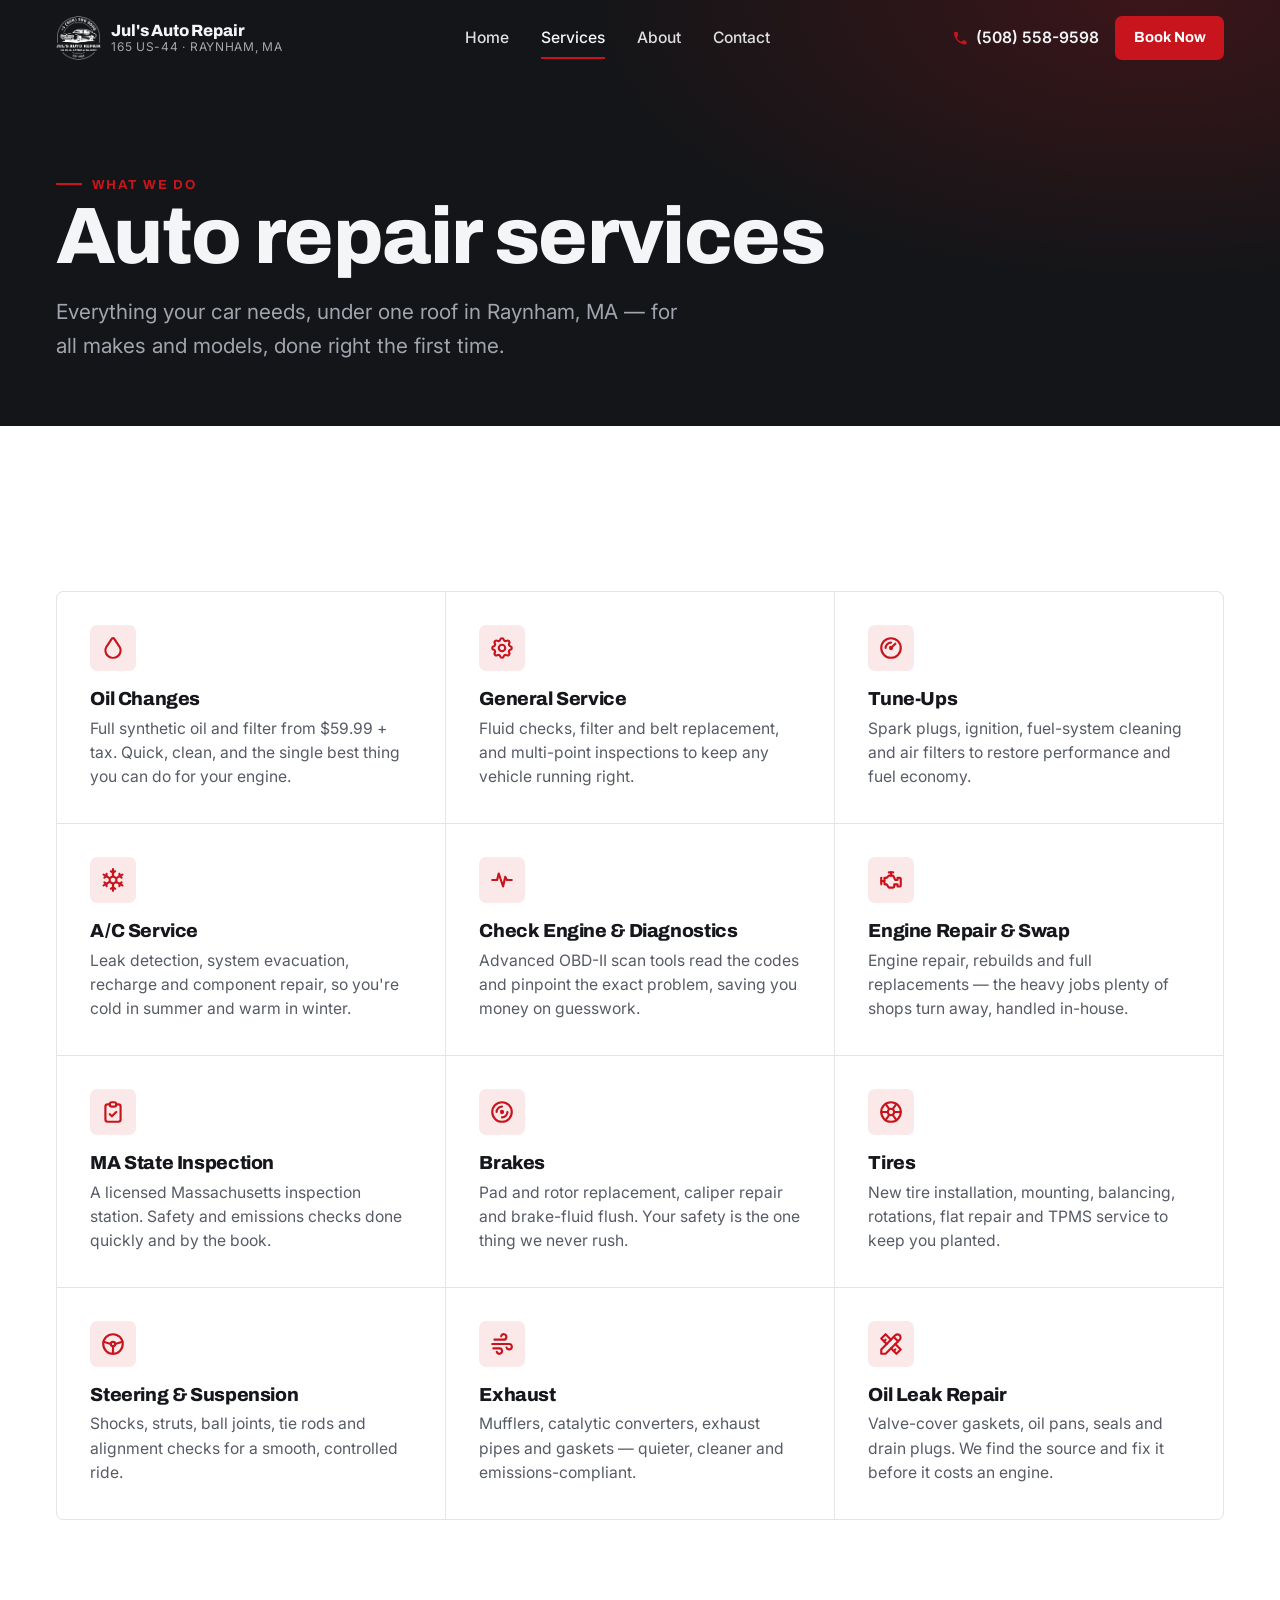
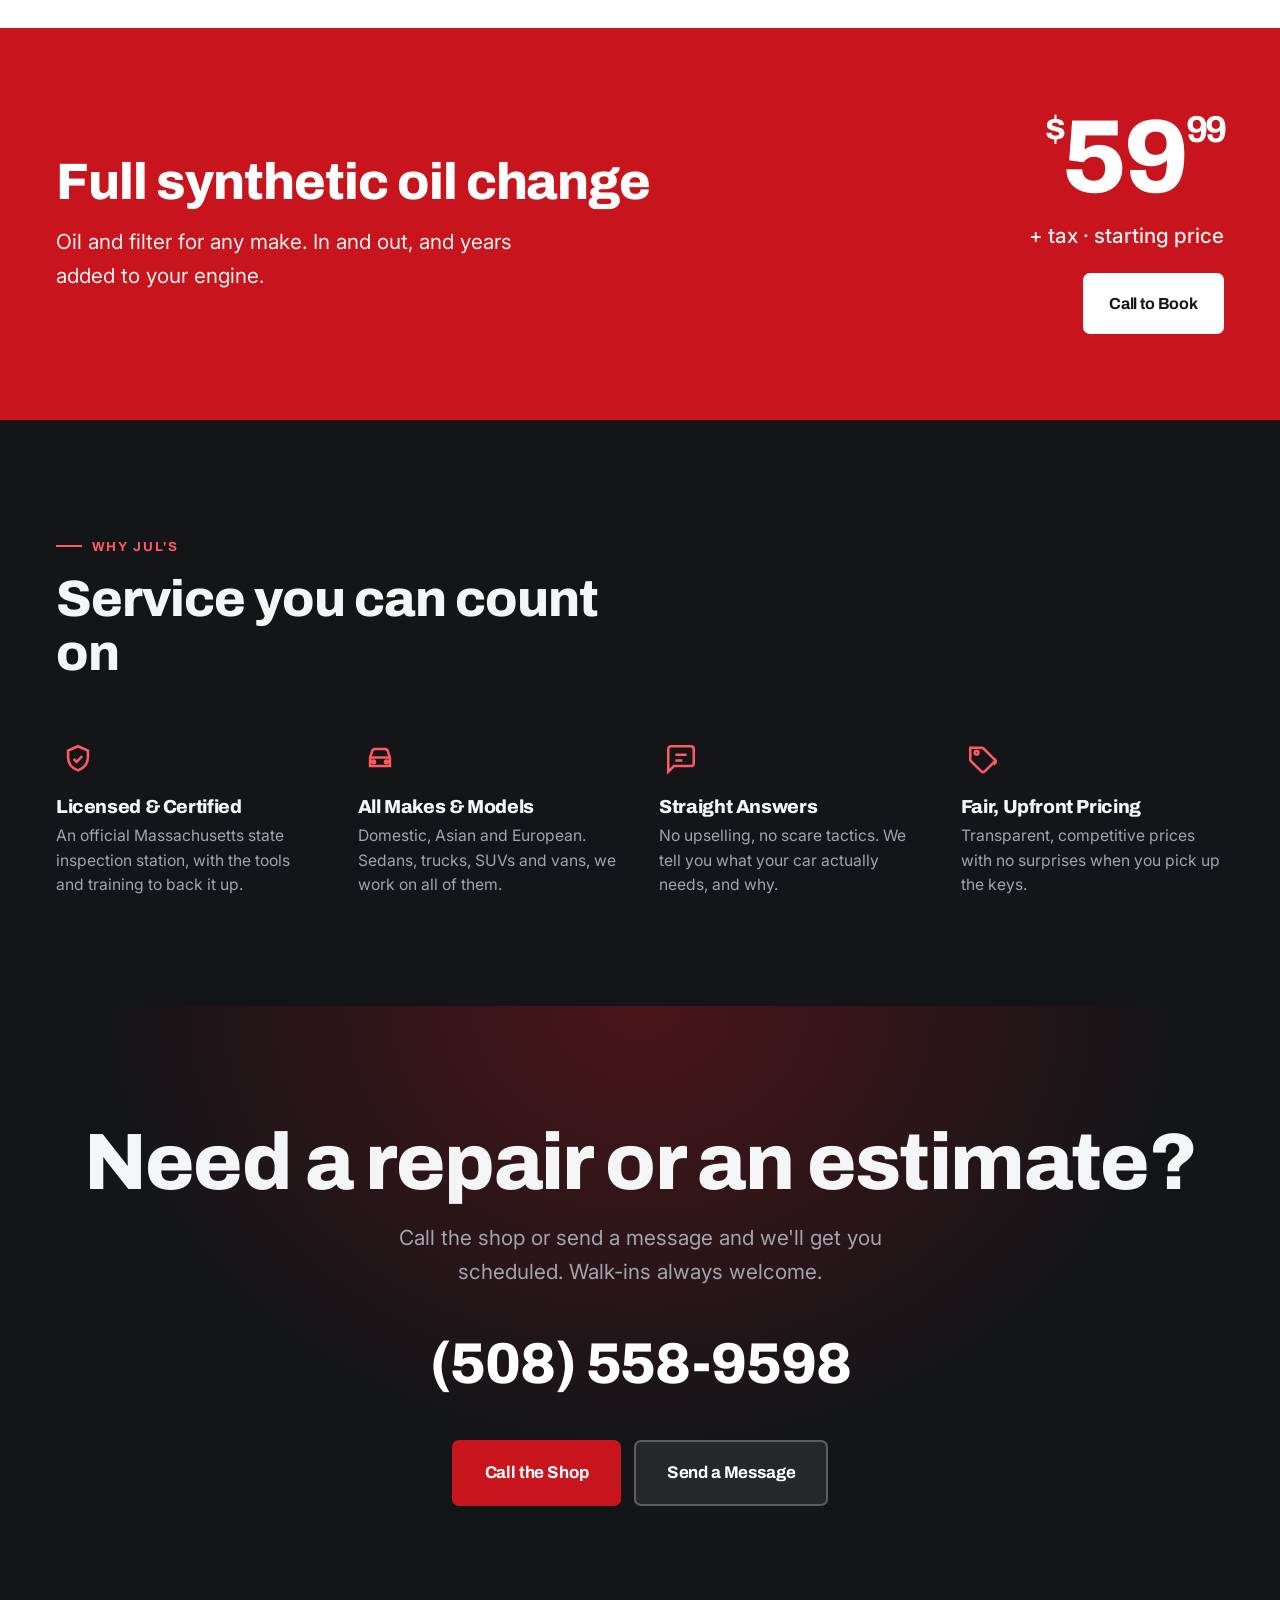
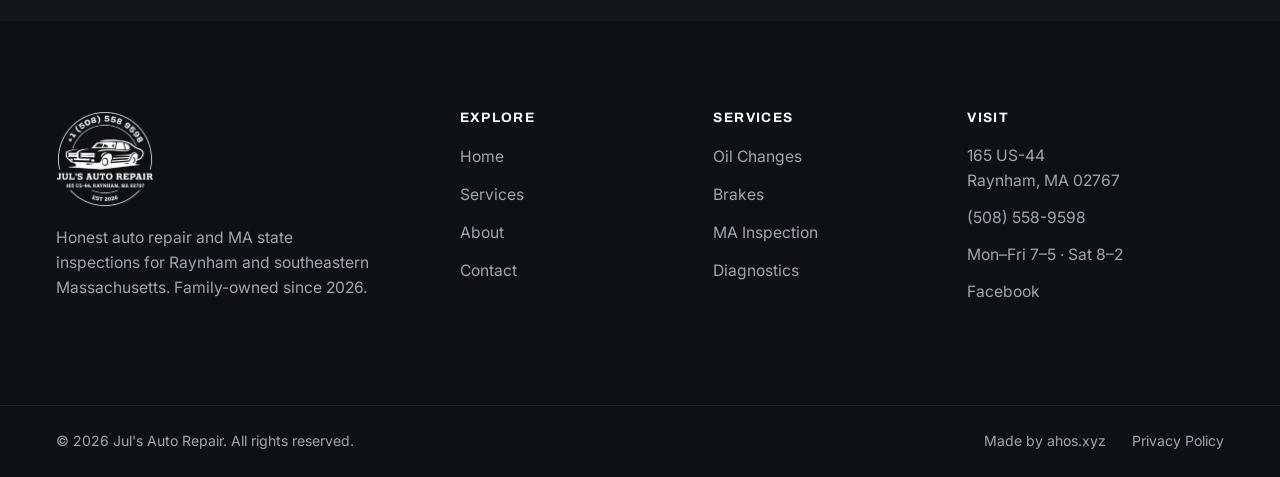
<file: services.html>
<!DOCTYPE html>
<html lang="en">
<head>
  <meta charset="UTF-8">
  <meta name="viewport" content="width=device-width, initial-scale=1.0">
  <title>Auto Repair Services in Raynham, MA | Jul's Auto Repair</title>
  <meta name="description" content="Oil changes from $59.99, brakes, MA state inspections, diagnostics, engine repair, A/C, tires, exhaust & more in Raynham, MA. Full-service auto repair for all makes. Call (508) 558-9598.">
  <meta name="robots" content="index, follow, max-image-preview:large">
  <meta name="geo.region" content="US-MA">
  <meta name="geo.placename" content="Raynham, Massachusetts">
  <meta name="geo.position" content="41.9047;-71.0589">
  <meta name="ICBM" content="41.9047, -71.0589">
  <link rel="canonical" href="https://julsauto.com/services.html">
  <meta property="og:title" content="Auto Repair Services in Raynham, MA | Jul's Auto Repair">
  <meta property="og:description" content="Oil changes from $59.99, brakes, MA inspections, diagnostics, engine repair & more. Full-service auto repair for all makes. Call (508) 558-9598.">
  <meta property="og:type" content="website">
  <meta property="og:url" content="https://julsauto.com/services.html">
  <meta property="og:site_name" content="Jul's Auto Repair">
  <meta property="og:image" content="https://julsauto.com/img/shop.jpg">
  <meta name="twitter:card" content="summary_large_image">
  <meta name="twitter:title" content="Auto Repair Services in Raynham, MA | Jul's Auto Repair">
  <meta name="twitter:description" content="Oil changes from $59.99, brakes, MA inspections, diagnostics & more for all makes. Call (508) 558-9598.">
  <meta name="twitter:image" content="https://julsauto.com/img/shop.jpg">
  <meta name="theme-color" content="#141518">
  <link rel="preconnect" href="https://fonts.googleapis.com">
  <link rel="preconnect" href="https://fonts.gstatic.com" crossorigin>
  <link href="https://fonts.googleapis.com/css2?family=Archivo:wght@600;700;800;900&family=Inter:wght@400;500;600;700&display=swap" rel="stylesheet">
  <link rel="stylesheet" href="css/style.css">
  <link rel="icon" type="image/png" sizes="32x32" href="img/favicon-32.png">
  <link rel="icon" type="image/png" sizes="512x512" href="img/favicon-512.png">
  <link rel="apple-touch-icon" href="img/apple-touch-icon.png">
  <script type="application/ld+json">
  {
    "@context":"https://schema.org","@type":"AutoRepair","@id":"https://julsauto.com/#business",
    "name":"Jul's Auto Repair","image":"https://julsauto.com/img/shop.jpg","logo":"https://julsauto.com/img/logo-badge-dark.png",
    "url":"https://julsauto.com/","telephone":"+15085589598","priceRange":"$$",
    "address":{"@type":"PostalAddress","streetAddress":"165 US-44","addressLocality":"Raynham","addressRegion":"MA","postalCode":"02767","addressCountry":"US"},
    "geo":{"@type":"GeoCoordinates","latitude":41.9047,"longitude":-71.0589},
    "hasMap":"https://www.google.com/maps?cid=7025613540865763615",
    "openingHoursSpecification":[
      {"@type":"OpeningHoursSpecification","dayOfWeek":["Monday","Tuesday","Wednesday","Thursday","Friday"],"opens":"07:00","closes":"17:00"},
      {"@type":"OpeningHoursSpecification","dayOfWeek":"Saturday","opens":"08:00","closes":"14:00"}
    ],
    "sameAs":["https://www.facebook.com/share/1HEaFSoUfP/?mibextid=wwXIfr"],
    "areaServed":["Raynham","Taunton","Bridgewater","Norton","Easton","Middleborough","Mansfield","Lakeville"],
    "hasOfferCatalog":{"@type":"OfferCatalog","name":"Auto Repair Services","itemListElement":[
      {"@type":"Offer","itemOffered":{"@type":"Service","name":"Full Synthetic Oil Change","description":"Full synthetic oil change plus filter, starting at $59.99 + tax."}},
      {"@type":"Offer","itemOffered":{"@type":"Service","name":"General Service","description":"Fluid checks, filters, belts and multi-point inspections."}},
      {"@type":"Offer","itemOffered":{"@type":"Service","name":"Tune-Ups","description":"Spark plugs, ignition and fuel system service."}},
      {"@type":"Offer","itemOffered":{"@type":"Service","name":"A/C Service","description":"Leak detection, recharge and climate control repair."}},
      {"@type":"Offer","itemOffered":{"@type":"Service","name":"Check Engine Light Diagnostics","description":"OBD-II code reading and root-cause diagnosis."}},
      {"@type":"Offer","itemOffered":{"@type":"Service","name":"Engine Repair & Swap","description":"Engine repair, rebuilds and replacement for all makes."}},
      {"@type":"Offer","itemOffered":{"@type":"Service","name":"MA State Inspection","description":"Licensed Massachusetts safety and emissions inspection station."}},
      {"@type":"Offer","itemOffered":{"@type":"Service","name":"Brake Repair","description":"Brake pads, rotors, calipers and fluid service."}},
      {"@type":"Offer","itemOffered":{"@type":"Service","name":"Tires","description":"New tires, mounting, balancing, rotation and flat repair."}},
      {"@type":"Offer","itemOffered":{"@type":"Service","name":"Steering & Suspension","description":"Shocks, struts, ball joints, tie rods and alignment."}},
      {"@type":"Offer","itemOffered":{"@type":"Service","name":"Exhaust Repair","description":"Mufflers, catalytic converters and exhaust pipes."}},
      {"@type":"Offer","itemOffered":{"@type":"Service","name":"Oil Leak Repair","description":"Valve cover gaskets, oil pans and seals."}}
    ]}
  }
  </script>
  <script type="application/ld+json">
  {"@context":"https://schema.org","@type":"BreadcrumbList","itemListElement":[
    {"@type":"ListItem","position":1,"name":"Home","item":"https://julsauto.com/"},
    {"@type":"ListItem","position":2,"name":"Services","item":"https://julsauto.com/services.html"}
  ]}
  </script>
</head>
<body>

<header class="hdr" id="hdr">
  <div class="hdr-in">
    <a href="/" class="brand" aria-label="Jul's Auto Repair home">
      <img src="img/logo-badge-white.png" alt="Jul's Auto Repair muscle-car badge logo">
      <span class="brand-wm"><span class="brand-name">Jul's Auto Repair</span><span class="brand-sub">165 US-44 · Raynham, MA</span></span>
    </a>
    <nav class="nav" aria-label="Primary">
      <a href="/">Home</a><a href="services.html" class="active">Services</a><a href="about.html">About</a><a href="contact.html">Contact</a>
    </nav>
    <div class="hdr-actions">
      <a href="tel:+15085589598" class="hdr-phone"><svg viewBox="0 0 24 24"><path d="M6.62 10.79a15.05 15.05 0 006.59 6.59l2.2-2.2a1 1 0 011.01-.24 11.36 11.36 0 003.58.57 1 1 0 011 1V20a1 1 0 01-1 1A17 17 0 013 4a1 1 0 011-1h3.5a1 1 0 011 1 11.36 11.36 0 00.57 3.58 1 1 0 01-.25 1.01l-2.2 2.2z"/></svg>(508) 558-9598</a>
      <a href="contact.html" class="hdr-cta">Book Now</a>
      <button class="burger" id="burger" aria-label="Open menu"><span></span><span></span><span></span></button>
    </div>
  </div>
</header>
<nav class="mnav" id="mnav" aria-label="Mobile">
  <a href="/">Home</a><a href="services.html">Services</a><a href="about.html">About</a><a href="contact.html">Contact</a>
  <a href="tel:+15085589598" class="btn btn-red">Call (508) 558-9598</a>
</nav>

<section class="pghero">
  <div class="wrap pghero-in">
    <span class="eyebrow">What we do</span>
    <h1>Auto repair services</h1>
    <p>Everything your car needs, under one roof in Raynham, MA — for all makes and models, done right the first time.</p>
  </div>
</section>

<section class="sec">
  <div class="wrap">
    <div class="svc-grid">
      <div class="svc-card reveal" id="oil-change"><div class="svc-ic"><svg
  xmlns="http://www.w3.org/2000/svg"
 
 
  viewBox="0 0 24 24"
  fill="none"
  stroke="currentColor"
  stroke-width="2"
  stroke-linecap="round"
  stroke-linejoin="round"
  class="icon icon-tabler icons-tabler-outline icon-tabler-droplet"
>
  <path stroke="none" d="M0 0h24v24H0z" fill="none"/>
  <path d="M7.502 19.423c2.602 2.105 6.395 2.105 8.996 0c2.602 -2.105 3.262 -5.708 1.566 -8.546l-4.89 -7.26c-.42 -.625 -1.287 -.803 -1.936 -.397a1.376 1.376 0 0 0 -.41 .397l-4.893 7.26c-1.695 2.838 -1.035 6.441 1.567 8.546z" />
</svg></div><h3>Oil Changes</h3><p>Full synthetic oil and filter from $59.99 + tax. Quick, clean, and the single best thing you can do for your engine.</p></div>
      <div class="svc-card reveal d1" id="general-service"><div class="svc-ic"><svg
  xmlns="http://www.w3.org/2000/svg"
 
 
  viewBox="0 0 24 24"
  fill="none"
  stroke="currentColor"
  stroke-width="2"
  stroke-linecap="round"
  stroke-linejoin="round"
  class="icon icon-tabler icons-tabler-outline icon-tabler-settings"
>
  <path stroke="none" d="M0 0h24v24H0z" fill="none"/>
  <path d="M10.325 4.317c.426 -1.756 2.924 -1.756 3.35 0a1.724 1.724 0 0 0 2.573 1.066c1.543 -.94 3.31 .826 2.37 2.37a1.724 1.724 0 0 0 1.065 2.572c1.756 .426 1.756 2.924 0 3.35a1.724 1.724 0 0 0 -1.066 2.573c.94 1.543 -.826 3.31 -2.37 2.37a1.724 1.724 0 0 0 -2.572 1.065c-.426 1.756 -2.924 1.756 -3.35 0a1.724 1.724 0 0 0 -2.573 -1.066c-1.543 .94 -3.31 -.826 -2.37 -2.37a1.724 1.724 0 0 0 -1.065 -2.572c-1.756 -.426 -1.756 -2.924 0 -3.35a1.724 1.724 0 0 0 1.066 -2.573c-.94 -1.543 .826 -3.31 2.37 -2.37c1 .608 2.296 .07 2.572 -1.065z" />
  <path d="M9 12a3 3 0 1 0 6 0a3 3 0 0 0 -6 0" />
</svg></div><h3>General Service</h3><p>Fluid checks, filter and belt replacement, and multi-point inspections to keep any vehicle running right.</p></div>
      <div class="svc-card reveal d2" id="tune-ups"><div class="svc-ic"><svg
  xmlns="http://www.w3.org/2000/svg"
 
 
  viewBox="0 0 24 24"
  fill="none"
  stroke="currentColor"
  stroke-width="2"
  stroke-linecap="round"
  stroke-linejoin="round"
  class="icon icon-tabler icons-tabler-outline icon-tabler-gauge"
>
  <path stroke="none" d="M0 0h24v24H0z" fill="none"/>
  <path d="M12 12m-9 0a9 9 0 1 0 18 0a9 9 0 1 0 -18 0" />
  <path d="M12 12m-1 0a1 1 0 1 0 2 0a1 1 0 1 0 -2 0" />
  <path d="M13.41 10.59l2.59 -2.59" />
  <path d="M7 12a5 5 0 0 1 5 -5" />
</svg></div><h3>Tune-Ups</h3><p>Spark plugs, ignition, fuel-system cleaning and air filters to restore performance and fuel economy.</p></div>
      <div class="svc-card reveal" id="ac"><div class="svc-ic"><svg
  xmlns="http://www.w3.org/2000/svg"
 
 
  viewBox="0 0 24 24"
  fill="none"
  stroke="currentColor"
  stroke-width="2"
  stroke-linecap="round"
  stroke-linejoin="round"
  class="icon icon-tabler icons-tabler-outline icon-tabler-snowflake"
>
  <path stroke="none" d="M0 0h24v24H0z" fill="none"/>
  <path d="M10 4l2 1l2 -1" />
  <path d="M12 2v6.5l3 1.72" />
  <path d="M17.928 6.268l.134 2.232l1.866 1.232" />
  <path d="M20.66 7l-5.629 3.25l.01 3.458" />
  <path d="M19.928 14.268l-1.866 1.232l-.134 2.232" />
  <path d="M20.66 17l-5.629 -3.25l-2.99 1.738" />
  <path d="M14 20l-2 -1l-2 1" />
  <path d="M12 22v-6.5l-3 -1.72" />
  <path d="M6.072 17.732l-.134 -2.232l-1.866 -1.232" />
  <path d="M3.34 17l5.629 -3.25l-.01 -3.458" />
  <path d="M4.072 9.732l1.866 -1.232l.134 -2.232" />
  <path d="M3.34 7l5.629 3.25l2.99 -1.738" />
</svg></div><h3>A/C Service</h3><p>Leak detection, system evacuation, recharge and component repair, so you're cold in summer and warm in winter.</p></div>
      <div class="svc-card reveal d1" id="diagnostics"><div class="svc-ic"><svg
  xmlns="http://www.w3.org/2000/svg"
 
 
  viewBox="0 0 24 24"
  fill="none"
  stroke="currentColor"
  stroke-width="2"
  stroke-linecap="round"
  stroke-linejoin="round"
  class="icon icon-tabler icons-tabler-outline icon-tabler-activity-heartbeat"
>
  <path stroke="none" d="M0 0h24v24H0z" fill="none"/>
  <path d="M3 12h4.5l1.5 -6l4 12l2 -9l1.5 3h4.5" />
</svg></div><h3>Check Engine &amp; Diagnostics</h3><p>Advanced OBD-II scan tools read the codes and pinpoint the exact problem, saving you money on guesswork.</p></div>
      <div class="svc-card reveal d2" id="engine"><div class="svc-ic"><svg
  xmlns="http://www.w3.org/2000/svg"
 
 
  viewBox="0 0 24 24"
  fill="none"
  stroke="currentColor"
  stroke-width="2"
  stroke-linecap="round"
  stroke-linejoin="round"
  class="icon icon-tabler icons-tabler-outline icon-tabler-engine"
>
  <path stroke="none" d="M0 0h24v24H0z" fill="none"/>
  <path d="M3 10v6" />
  <path d="M12 5v3" />
  <path d="M10 5h4" />
  <path d="M5 13h-2" />
  <path d="M6 10h2l2 -2h3.382a1 1 0 0 1 .894 .553l1.448 2.894a1 1 0 0 0 .894 .553h1.382v-2h2a1 1 0 0 1 1 1v6a1 1 0 0 1 -1 1h-2v-2h-3v2a1 1 0 0 1 -1 1h-3.465a1 1 0 0 1 -.832 -.445l-1.703 -2.555h-2v-6z" />
</svg></div><h3>Engine Repair &amp; Swap</h3><p>Engine repair, rebuilds and full replacements — the heavy jobs plenty of shops turn away, handled in-house.</p></div>
      <div class="svc-card reveal" id="inspection"><div class="svc-ic"><svg
  xmlns="http://www.w3.org/2000/svg"
 
 
  viewBox="0 0 24 24"
  fill="none"
  stroke="currentColor"
  stroke-width="2"
  stroke-linecap="round"
  stroke-linejoin="round"
  class="icon icon-tabler icons-tabler-outline icon-tabler-clipboard-check"
>
  <path stroke="none" d="M0 0h24v24H0z" fill="none"/>
  <path d="M9 5h-2a2 2 0 0 0 -2 2v12a2 2 0 0 0 2 2h10a2 2 0 0 0 2 -2v-12a2 2 0 0 0 -2 -2h-2" />
  <path d="M9 3m0 2a2 2 0 0 1 2 -2h2a2 2 0 0 1 2 2v0a2 2 0 0 1 -2 2h-2a2 2 0 0 1 -2 -2z" />
  <path d="M9 14l2 2l4 -4" />
</svg></div><h3>MA State Inspection</h3><p>A licensed Massachusetts inspection station. Safety and emissions checks done quickly and by the book.</p></div>
      <div class="svc-card reveal d1" id="brakes"><div class="svc-ic"><svg
  xmlns="http://www.w3.org/2000/svg"
 
 
  viewBox="0 0 24 24"
  fill="none"
  stroke="currentColor"
  stroke-width="2"
  stroke-linecap="round"
  stroke-linejoin="round"
  class="icon icon-tabler icons-tabler-outline icon-tabler-disc"
>
  <path stroke="none" d="M0 0h24v24H0z" fill="none"/>
  <path d="M12 12m-9 0a9 9 0 1 0 18 0a9 9 0 1 0 -18 0" />
  <path d="M12 12m-1 0a1 1 0 1 0 2 0a1 1 0 1 0 -2 0" />
  <path d="M7 12a5 5 0 0 1 5 -5" />
  <path d="M12 17a5 5 0 0 0 5 -5" />
</svg></div><h3>Brakes</h3><p>Pad and rotor replacement, caliper repair and brake-fluid flush. Your safety is the one thing we never rush.</p></div>
      <div class="svc-card reveal d2" id="tires"><div class="svc-ic"><svg
  xmlns="http://www.w3.org/2000/svg"
 
 
  viewBox="0 0 24 24"
  fill="none"
  stroke="currentColor"
  stroke-width="2"
  stroke-linecap="round"
  stroke-linejoin="round"
  class="icon icon-tabler icons-tabler-outline icon-tabler-wheel"
>
  <path stroke="none" d="M0 0h24v24H0z" fill="none"/>
  <path d="M12 12m-9 0a9 9 0 1 0 18 0a9 9 0 1 0 -18 0" />
  <path d="M12 12m-3 0a3 3 0 1 0 6 0a3 3 0 1 0 -6 0" />
  <path d="M3 12h6" />
  <path d="M15 12h6" />
  <path d="M13.6 9.4l3.4 -4.8" />
  <path d="M10.4 14.6l-3.4 4.8" />
  <path d="M7 4.6l3.4 4.8" />
  <path d="M13.6 14.6l3.4 4.8" />
</svg></div><h3>Tires</h3><p>New tire installation, mounting, balancing, rotations, flat repair and TPMS service to keep you planted.</p></div>
      <div class="svc-card reveal" id="suspension"><div class="svc-ic"><svg
  xmlns="http://www.w3.org/2000/svg"
 
 
  viewBox="0 0 24 24"
  fill="none"
  stroke="currentColor"
  stroke-width="2"
  stroke-linecap="round"
  stroke-linejoin="round"
  class="icon icon-tabler icons-tabler-outline icon-tabler-steering-wheel"
>
  <path stroke="none" d="M0 0h24v24H0z" fill="none"/>
  <path d="M12 12m-9 0a9 9 0 1 0 18 0a9 9 0 1 0 -18 0" />
  <path d="M12 12m-2 0a2 2 0 1 0 4 0a2 2 0 1 0 -4 0" />
  <path d="M12 14l0 7" />
  <path d="M10 12l-6.75 -2" />
  <path d="M14 12l6.75 -2" />
</svg></div><h3>Steering &amp; Suspension</h3><p>Shocks, struts, ball joints, tie rods and alignment checks for a smooth, controlled ride.</p></div>
      <div class="svc-card reveal d1" id="exhaust"><div class="svc-ic"><svg
  xmlns="http://www.w3.org/2000/svg"
 
 
  viewBox="0 0 24 24"
  fill="none"
  stroke="currentColor"
  stroke-width="2"
  stroke-linecap="round"
  stroke-linejoin="round"
  class="icon icon-tabler icons-tabler-outline icon-tabler-wind"
>
  <path stroke="none" d="M0 0h24v24H0z" fill="none"/>
  <path d="M5 8h8.5a2.5 2.5 0 1 0 -2.34 -3.24" />
  <path d="M3 12h15.5a2.5 2.5 0 1 1 -2.34 3.24" />
  <path d="M4 16h5.5a2.5 2.5 0 1 1 -2.34 3.24" />
</svg></div><h3>Exhaust</h3><p>Mufflers, catalytic converters, exhaust pipes and gaskets — quieter, cleaner and emissions-compliant.</p></div>
      <div class="svc-card reveal d2" id="oil-leaks"><div class="svc-ic"><svg
  xmlns="http://www.w3.org/2000/svg"
 
 
  viewBox="0 0 24 24"
  fill="none"
  stroke="currentColor"
  stroke-width="2"
  stroke-linecap="round"
  stroke-linejoin="round"
  class="icon icon-tabler icons-tabler-outline icon-tabler-tools"
>
  <path stroke="none" d="M0 0h24v24H0z" fill="none"/>
  <path d="M3 21h4l13 -13a1.5 1.5 0 0 0 -4 -4l-13 13v4" />
  <path d="M14.5 5.5l4 4" />
  <path d="M12 8l-5 -5l-4 4l5 5" />
  <path d="M7 8l-1.5 1.5" />
  <path d="M16 12l5 5l-4 4l-5 -5" />
  <path d="M16 17l-1.5 1.5" />
</svg></div><h3>Oil Leak Repair</h3><p>Valve-cover gaskets, oil pans, seals and drain plugs. We find the source and fix it before it costs an engine.</p></div>
    </div>
  </div>
</section>

<section class="offer">
  <div class="offer-in">
    <div class="reveal"><h2>Full synthetic oil change</h2><p>Oil and filter for any make. In and out, and years added to your engine.</p></div>
    <div class="offer-price reveal d1">
      <div class="offer-amt"><small>$</small>59<small>99</small></div>
      <p class="offer-note">+ tax · starting price</p>
      <a href="tel:+15085589598" class="btn btn-light">Call to Book</a>
    </div>
  </div>
</section>

<section class="sec dark-sec">
  <div class="wrap">
    <span class="eyebrow reveal">Why Jul's</span>
    <h2 class="s-title reveal d1">Service you can count on</h2>
    <div class="why">
      <div class="why-item reveal"><div class="why-ic"><svg viewBox="0 0 24 24"><path d="M12 3l7 3v5c0 4.5-3 7.6-7 9-4-1.4-7-4.5-7-9V6z"/><path d="M9 12l2 2 4-4"/></svg></div><h3>Licensed &amp; Certified</h3><p>An official Massachusetts state inspection station, with the tools and training to back it up.</p></div>
      <div class="why-item reveal d1"><div class="why-ic"><svg viewBox="0 0 24 24"><path d="M5 11l1.5-4.5A2 2 0 018.4 5h7.2a2 2 0 011.9 1.5L19 11m-14 0h14m-14 0v6h2m12-6v6h-2M7 17h10"/><circle cx="7.5" cy="14" r="1"/><circle cx="16.5" cy="14" r="1"/></svg></div><h3>All Makes &amp; Models</h3><p>Domestic, Asian and European. Sedans, trucks, SUVs and vans, we work on all of them.</p></div>
      <div class="why-item reveal d2"><div class="why-ic"><svg viewBox="0 0 24 24"><path d="M21 15a2 2 0 01-2 2H7l-4 4V5a2 2 0 012-2h14a2 2 0 012 2z"/><path d="M8 9h8M8 13h5"/></svg></div><h3>Straight Answers</h3><p>No upselling, no scare tactics. We tell you what your car actually needs, and why.</p></div>
      <div class="why-item reveal d3"><div class="why-ic"><svg viewBox="0 0 24 24"><path d="M20.6 13.4l-7.2 7.2a2 2 0 01-2.8 0l-7.1-7.1A2 2 0 013 12V4h8a2 2 0 011.4.6l8.2 8.2a1.4 1.4 0 010 2z"/><circle cx="7.5" cy="7.5" r="1.3"/></svg></div><h3>Fair, Upfront Pricing</h3><p>Transparent, competitive prices with no surprises when you pick up the keys.</p></div>
    </div>
  </div>
</section>

<section class="cta">
  <div class="cta-in">
    <h2 class="reveal">Need a repair or an estimate?</h2>
    <p class="reveal d1">Call the shop or send a message and we'll get you scheduled. Walk-ins always welcome.</p>
    <div class="reveal d2"><a href="tel:+15085589598" class="cta-tel">(508) 558-9598</a></div>
    <div class="cta-row reveal d2">
      <a href="tel:+15085589598" class="btn btn-red btn-lg">Call the Shop</a>
      <a href="contact.html" class="btn btn-glass btn-lg">Send a Message</a>
    </div>
  </div>
</section>

<footer class="ftr">
  <div class="ftr-top">
    <div class="ftr-brand"><img src="img/logo-badge-white.png" alt="Jul's Auto Repair muscle-car badge"><p>Honest auto repair and MA state inspections for Raynham and southeastern Massachusetts. Family-owned since 2026.</p></div>
    <div class="ftr-col"><h4>Explore</h4><ul><li><a href="/">Home</a></li><li><a href="services.html">Services</a></li><li><a href="about.html">About</a></li><li><a href="contact.html">Contact</a></li></ul></div>
    <div class="ftr-col"><h4>Services</h4><ul><li><a href="services.html#oil-change">Oil Changes</a></li><li><a href="services.html#brakes">Brakes</a></li><li><a href="services.html#inspection">MA Inspection</a></li><li><a href="services.html#diagnostics">Diagnostics</a></li></ul></div>
    <div class="ftr-col"><h4>Visit</h4><ul>
      <li><p>165 US-44<br>Raynham, MA 02767</p></li><li><a href="tel:+15085589598">(508) 558-9598</a></li>
      <li><p>Mon–Fri 7–5 · Sat 8–2</p></li><li><a href="https://www.facebook.com/share/1HEaFSoUfP/?mibextid=wwXIfr" target="_blank" rel="noopener">Facebook</a></li>
    </ul></div>
  </div>
  <div class="ftr-btm"><div class="ftr-btm-in"><span>&copy; <span id="yr">2026</span> Jul's Auto Repair. All rights reserved.</span><span class="ftr-credits"><a href="https://ahos.xyz" target="_blank" rel="noopener">Made by ahos.xyz</a><a href="privacy.html">Privacy Policy</a></span></div></div>
</footer>
<script src="js/main.js"></script>
</body>
</html>
</file>
<file: css/style.css>
/* ============================================================
   Jul's Auto Repair — Raynham, MA
   Professional auto-shop system · charcoal + white + brand red
   Type: Archivo (display) / Inter (text)
   ============================================================ */

:root{
  --bg:#ffffff;
  --bg-2:#f3f4f6;
  --bg-3:#e9ebee;
  --ink:#15171c;
  --muted:#565b65;
  --line:#e2e4e8;
  --dark:#141518;
  --dark-2:#1d1e23;
  --dark-3:#26272d;
  --on-dark:#f4f5f7;
  --on-dark-mut:#a1a5ae;
  --red:#c8151d;
  --red-deep:#9f0f15;
  --red-soft:#fbe9ea;
  --radius:7px;
  --pad:clamp(20px,5vw,56px);
  --maxw:1280px;
  --sec:clamp(64px,8.5vw,118px);
  --ease:cubic-bezier(.22,1,.36,1);

  --fs-xl:clamp(2.6rem,1.4rem + 4.6vw,5rem);
  --fs-lg:clamp(2rem,1.3rem + 2.6vw,3.2rem);
  --fs-md:clamp(1.4rem,1.1rem + 1.2vw,2rem);
  --fs-lead:clamp(1.12rem,1.04rem + 0.35vw,1.3rem);
  --fs-body:1.0625rem;
  --fs-sm:0.9rem;
}

*{margin:0;padding:0;box-sizing:border-box}
html{scroll-behavior:smooth;-webkit-text-size-adjust:100%}
body{background:var(--bg);color:var(--ink);
  font-family:'Inter',system-ui,-apple-system,sans-serif;font-size:var(--fs-body);line-height:1.62;
  -webkit-font-smoothing:antialiased;text-rendering:optimizeLegibility;overflow-x:hidden}
img{max-width:100%;height:auto;display:block}
a{color:inherit;text-decoration:none}
ul{list-style:none}
h1,h2,h3,h4{font-family:'Archivo',system-ui,sans-serif;font-weight:800;line-height:1.05;letter-spacing:-.02em}
::selection{background:var(--red);color:#fff}
:focus-visible{outline:3px solid var(--red);outline-offset:3px}

.wrap{max-width:var(--maxw);margin:0 auto;padding-left:var(--pad);padding-right:var(--pad)}
.sec{padding-top:var(--sec);padding-bottom:var(--sec)}
.dark-sec{background:var(--dark);color:var(--on-dark)}
.grey-sec{background:var(--bg-2)}

.eyebrow{display:inline-flex;align-items:center;gap:.6rem;font-family:'Archivo',sans-serif;font-weight:700;
  font-size:.82rem;letter-spacing:.14em;text-transform:uppercase;color:var(--red)}
.eyebrow::before{content:"";width:26px;height:2px;background:var(--red)}
.dark-sec .eyebrow{color:#ff5a60}.dark-sec .eyebrow::before{background:#ff5a60}
.s-title{font-size:var(--fs-lg);text-transform:none;max-width:18ch;margin-top:1rem}
.s-intro{font-size:var(--fs-lead);color:var(--muted);max-width:52ch;margin-top:1.1rem;line-height:1.55}
.dark-sec .s-intro{color:var(--on-dark-mut)}

/* ── BUTTONS ─────────────────────────────────────────── */
.btn{display:inline-flex;align-items:center;justify-content:center;gap:.55rem;
  font-family:'Archivo',sans-serif;font-weight:700;font-size:1rem;letter-spacing:-.01em;
  padding:.95rem 1.5rem;border-radius:var(--radius);border:2px solid transparent;cursor:pointer;
  transition:background .2s,color .2s,border-color .2s,transform .18s var(--ease);white-space:nowrap}
.btn svg{width:1.15em;height:1.15em;fill:currentColor}
.btn-red{background:var(--red);color:#fff}
.btn-red:hover{background:var(--red-deep);transform:translateY(-2px)}
.btn-dark{background:var(--ink);color:#fff}
.btn-dark:hover{background:#000;transform:translateY(-2px)}
.btn-out{background:transparent;color:var(--ink);border-color:var(--ink)}
.btn-out:hover{background:var(--ink);color:#fff;transform:translateY(-2px)}
.btn-light{background:#fff;color:var(--ink)}
.btn-light:hover{background:var(--bg-2);transform:translateY(-2px)}
.btn-glass{background:rgba(255,255,255,.08);color:#fff;border-color:rgba(255,255,255,.25)}
.btn-glass:hover{background:rgba(255,255,255,.16);transform:translateY(-2px)}
.btn-lg{padding:1.1rem 1.9rem;font-size:1.06rem}

/* ── HEADER ─────────────────────────────────────────── */
.hdr{position:fixed;top:0;left:0;right:0;z-index:60;color:var(--on-dark);
  transition:background .3s,box-shadow .3s,padding .3s}
.hdr-in{max-width:var(--maxw);margin:0 auto;padding:1rem var(--pad);
  display:flex;align-items:center;justify-content:space-between;gap:1.5rem}
.brand{display:flex;align-items:center;gap:.65rem}
.brand img{height:44px;width:auto}
.brand-wm{display:flex;flex-direction:column;line-height:1.05}
.brand-name{font-family:'Archivo',sans-serif;font-weight:800;font-size:1.02rem;letter-spacing:-.01em}
.brand-sub{font-size:12px;letter-spacing:.06em;text-transform:uppercase;opacity:.65;margin-top:2px}
.nav{display:flex;align-items:center;gap:2rem}
.nav a{font-weight:500;font-size:.98rem;opacity:.9;position:relative;padding:.3rem 0;transition:opacity .2s}
.nav a::after{content:"";position:absolute;left:0;bottom:-3px;height:2px;width:0;background:var(--red);transition:width .25s var(--ease)}
.nav a:hover,.nav a.active{opacity:1}
.nav a:hover::after,.nav a.active::after{width:100%}
.hdr-actions{display:flex;align-items:center;gap:1rem}
.hdr-phone{display:inline-flex;align-items:center;gap:.5rem;font-weight:600;font-size:.98rem}
.hdr-phone svg{width:1.05em;height:1.05em;fill:var(--red)}
.hdr-cta{background:var(--red);color:#fff;padding:.6rem 1.15rem;border-radius:var(--radius);
  font-family:'Archivo',sans-serif;font-weight:700;font-size:.92rem;transition:background .2s,transform .18s var(--ease)}
.hdr-cta:hover{background:var(--red-deep);transform:translateY(-2px)}
.hdr.solid{background:rgba(18,19,22,.9);backdrop-filter:blur(10px);box-shadow:0 1px 0 rgba(255,255,255,.08);padding:0}
.hdr.solid .hdr-in{padding-top:.75rem;padding-bottom:.75rem}
.burger{display:none;flex-direction:column;gap:5px;background:none;border:0;cursor:pointer;padding:6px;color:currentColor}
.burger span{width:25px;height:2.5px;background:currentColor;border-radius:2px;transition:.3s}
.mnav{display:none}

/* ── HERO ───────────────────────────────────────────── */
.hero{position:relative;min-height:100svh;display:flex;align-items:flex-end;
  background:var(--dark);color:var(--on-dark);overflow:hidden;padding-bottom:clamp(2.5rem,5vw,4rem)}
.hero-bg{position:absolute;inset:0;z-index:0}
.hero-bg img{width:100%;height:100%;object-fit:cover;object-position:center 42%;transform:scale(1.05);animation:kb 24s ease-in-out infinite alternate}
@keyframes kb{from{transform:scale(1.02)}to{transform:scale(1.11)}}
.hero-bg::after{content:"";position:absolute;inset:0;
  background:linear-gradient(180deg,rgba(15,16,19,.86) 0%,rgba(15,16,19,.5) 38%,rgba(15,16,19,.78) 78%,rgba(15,16,19,.96) 100%)}
.hero-bg::before{content:"";position:absolute;inset:0;z-index:1;
  background:radial-gradient(120% 90% at 85% 10%,rgba(200,21,29,.28),transparent 55%)}
.hero-in{position:relative;z-index:2;max-width:var(--maxw);margin:0 auto;width:100%;padding:7rem var(--pad) 0}
.hero-status{display:inline-flex;align-items:center;gap:.55rem;font-weight:600;font-size:.95rem;
  color:var(--on-dark-mut);margin-bottom:1.5rem;opacity:0;transform:translateY(14px);transition:.6s .15s var(--ease)}
.hero-status .dot{width:9px;height:9px;border-radius:50%;background:#37c46a;box-shadow:0 0 12px rgba(55,196,106,.8);animation:pulse 2.4s infinite}
.hero-status.closed .dot{background:#e0683f;box-shadow:0 0 12px rgba(224,104,63,.7);animation:none}
.hero-status strong{color:#fff;font-weight:700}
@keyframes pulse{0%{box-shadow:0 0 0 0 rgba(55,196,106,.5)}70%{box-shadow:0 0 0 8px rgba(55,196,106,0)}100%{box-shadow:0 0 0 0 rgba(55,196,106,0)}}
.hero h1{font-size:var(--fs-xl);max-width:16ch;text-wrap:balance;
  opacity:0;transform:translateY(20px);transition:.7s .25s var(--ease)}
.hero h1 .eng{color:#ff4d55}
.hero-sub{font-size:var(--fs-lead);color:#dfe1e6;max-width:54ch;margin-top:1.5rem;line-height:1.55;
  opacity:0;transform:translateY(18px);transition:.7s .38s var(--ease)}
.hero-cta{display:flex;flex-wrap:wrap;gap:.85rem;margin-top:2.2rem;
  opacity:0;transform:translateY(18px);transition:.7s .5s var(--ease)}
.ready .hero-status,.ready .hero h1,.ready .hero-sub,.ready .hero-cta{opacity:1;transform:none}
.hero-trust{display:flex;flex-wrap:wrap;gap:1.4rem 2.4rem;margin-top:2.6rem;padding-top:1.8rem;
  border-top:1px solid rgba(255,255,255,.12);opacity:0;transform:translateY(18px);transition:.7s .62s var(--ease)}
.ready .hero-trust{opacity:1;transform:none}
.hero-trust div{display:flex;align-items:center;gap:.6rem;font-size:.92rem;color:#cdd0d6;font-weight:500}
.hero-trust svg{width:19px;height:19px;fill:none;stroke:var(--red);stroke-width:2.2;flex:0 0 auto}

/* ── SERVICES ───────────────────────────────────────── */
.svc-grid{display:grid;grid-template-columns:repeat(3,1fr);gap:1px;background:var(--line);
  border:1px solid var(--line);border-radius:var(--radius);overflow:hidden;margin-top:clamp(2.5rem,5vw,3.5rem)}
.svc-card{background:var(--bg);padding:clamp(1.5rem,2.6vw,2.2rem);transition:background .25s}
.svc-card:hover{background:var(--bg-2)}
.svc-ic{width:46px;height:46px;display:flex;align-items:center;justify-content:center;
  background:var(--red-soft);border-radius:var(--radius);margin-bottom:1.1rem}
.svc-ic svg{width:26px;height:26px;color:var(--red)}
.svc-card h3{font-size:1.18rem;margin-bottom:.5rem}
.svc-card p{color:var(--muted);font-size:.98rem;line-height:1.55}

/* ── OFFER ──────────────────────────────────────────── */
.offer{background:var(--red);color:#fff}
.offer-in{max-width:var(--maxw);margin:0 auto;padding:clamp(48px,7vw,86px) var(--pad);
  display:grid;grid-template-columns:1.3fr 1fr;gap:2.5rem;align-items:center}
.offer h2{font-size:var(--fs-lg)}
.offer p{margin-top:1rem;font-size:var(--fs-lead);color:#fff;max-width:40ch;opacity:.94}
.offer-price{text-align:right}
.offer-amt{font-family:'Archivo',sans-serif;font-weight:800;font-size:clamp(3.4rem,10vw,6.5rem);line-height:.85;letter-spacing:-.03em}
.offer-amt small{font-size:.36em;vertical-align:top;font-weight:700}
.offer-note{margin-top:.6rem;opacity:.85;font-weight:500}
.offer-price .btn{margin-top:1.3rem}

/* ── WHY US ─────────────────────────────────────────── */
.why{display:grid;grid-template-columns:repeat(4,1fr);gap:clamp(1.5rem,3vw,2.5rem);margin-top:clamp(2.5rem,5vw,3.5rem)}
.why-item .why-ic{width:44px;height:44px;display:flex;align-items:center;justify-content:center;margin-bottom:1rem}
.why-item svg{width:34px;height:34px;fill:none;stroke:var(--red);stroke-width:1.8}
.dark-sec .why-item svg{stroke:#ff5a60}
.why-item h3{font-size:1.18rem;margin-bottom:.5rem}
.why-item p{color:var(--muted);font-size:.98rem;line-height:1.55}
.dark-sec .why-item p{color:var(--on-dark-mut)}

/* ── GALLERY ────────────────────────────────────────── */
.gal{display:grid;grid-template-columns:repeat(12,1fr);gap:clamp(12px,1.4vw,18px);margin-top:clamp(2.5rem,5vw,3.5rem)}
.gal figure{position:relative;overflow:hidden;border-radius:var(--radius);background:var(--bg-3)}
.gal img{width:100%;height:100%;object-fit:cover;transition:transform .7s var(--ease)}
.gal figure:hover img{transform:scale(1.05)}
.gal figcaption{position:absolute;left:0;bottom:0;padding:.8rem 1.1rem;color:#fff;font-weight:600;font-size:.9rem;
  background:linear-gradient(to top,rgba(0,0,0,.72),transparent)}
.gal .g1{grid-column:span 7;aspect-ratio:16/10}
.gal .g2{grid-column:span 5;aspect-ratio:16/10}
.gal .g3{grid-column:span 5;aspect-ratio:4/3}
.gal .g4{grid-column:span 7;aspect-ratio:16/9}

/* ── ABOUT ──────────────────────────────────────────── */
.about{display:grid;grid-template-columns:1.1fr .9fr;gap:clamp(2.5rem,5vw,5rem);align-items:center}
.about-copy p{color:var(--muted);margin-top:1.1rem;max-width:52ch}
.about-badge{background:var(--dark);border-radius:var(--radius);aspect-ratio:1;display:flex;align-items:center;justify-content:center;padding:clamp(2rem,5vw,3.5rem)}
.about-badge img{width:100%;max-width:430px}

/* ── AREAS ──────────────────────────────────────────── */
.areas{display:flex;flex-wrap:wrap;gap:.7rem;margin-top:clamp(2rem,4vw,3rem)}
.areas a{display:inline-flex;align-items:center;gap:.5rem;padding:.7rem 1.25rem;border-radius:999px;
  border:1px solid rgba(255,255,255,.18);color:var(--on-dark);font-weight:600;font-size:1rem;transition:.2s}
.areas a:hover{background:var(--red);border-color:var(--red)}
.areas a.home{background:var(--red);border-color:var(--red)}
.areas svg{width:15px;height:15px;fill:currentColor}

/* ── FAQ ────────────────────────────────────────────── */
.faq{max-width:860px;margin-top:clamp(2.5rem,5vw,3.5rem)}
.faq-i{border-bottom:1px solid var(--line)}
.faq-i:first-child{border-top:1px solid var(--line)}
.faq-q{width:100%;display:flex;justify-content:space-between;align-items:center;gap:1.5rem;background:none;border:0;cursor:pointer;
  text-align:left;padding:1.45rem 0;font-family:'Archivo',sans-serif;font-weight:700;font-size:1.18rem;color:var(--ink)}
.faq-q .ic{flex:0 0 auto;width:24px;height:24px;position:relative;transition:transform .3s var(--ease)}
.faq-q .ic::before,.faq-q .ic::after{content:"";position:absolute;background:var(--red);inset:0;margin:auto}
.faq-q .ic::before{width:2px;height:16px;left:11px}.faq-q .ic::after{height:2px;width:16px;top:11px}
.faq-i.open .faq-q .ic{transform:rotate(135deg)}
.faq-a{max-height:0;overflow:hidden;transition:max-height .35s var(--ease)}
.faq-a p{padding:0 0 1.45rem;color:var(--muted);max-width:64ch}

/* ── VISIT / MAP ────────────────────────────────────── */
.visit{display:grid;grid-template-columns:.85fr 1.15fr;gap:clamp(2rem,4vw,3.5rem);align-items:stretch}
.visit-row{display:flex;gap:1rem;padding:1.3rem 0;border-top:1px solid var(--line)}
.visit-row:first-child{border-top:0;padding-top:0}
.visit-row svg{width:22px;height:22px;fill:var(--red);flex:0 0 auto;margin-top:2px}
.visit-row h4{font-family:'Archivo',sans-serif;font-weight:700;font-size:.95rem;letter-spacing:.02em;margin-bottom:.25rem}
.visit-row p{color:var(--muted);line-height:1.5}
.visit-row a{color:var(--muted);border-bottom:1px solid transparent}
.visit-row a:hover{color:var(--ink);border-color:var(--red)}
.map{min-height:380px;border-radius:var(--radius);overflow:hidden;background:var(--bg-3);border:1px solid var(--line)}
.map iframe{width:100%;height:100%;min-height:380px;border:0;display:block}

/* ── CONTACT FORM ───────────────────────────────────── */
.ct-grid{display:grid;grid-template-columns:1fr 1fr;gap:clamp(2rem,4vw,3.5rem);align-items:start}
.ct-form{display:flex;flex-direction:column;gap:1.1rem}
.fg{display:flex;flex-direction:column;gap:.4rem}
.fg label{font-family:'Archivo',sans-serif;font-weight:700;font-size:.82rem;letter-spacing:.02em;color:var(--muted)}
.fg input,.fg select,.fg textarea{font:inherit;font-size:1rem;padding:.85rem 1rem;background:var(--bg);
  border:1px solid var(--line);border-radius:var(--radius);color:var(--ink);transition:border-color .2s}
.fg input:focus,.fg select:focus,.fg textarea:focus{outline:none;border-color:var(--red)}
.fg textarea{min-height:140px;resize:vertical}

/* ── CTA ────────────────────────────────────────────── */
.cta{background:var(--dark);color:var(--on-dark);text-align:center;position:relative;overflow:hidden}
.cta::before{content:"";position:absolute;inset:0;background:radial-gradient(70% 120% at 50% 0%,rgba(200,21,29,.3),transparent 60%)}
.cta-in{position:relative;z-index:1;max-width:var(--maxw);margin:0 auto;padding:clamp(60px,9vw,120px) var(--pad)}
.cta h2{font-size:var(--fs-xl)}
.cta p{margin:1rem auto 0;max-width:44ch;color:var(--on-dark-mut);font-size:var(--fs-lead)}
.cta-tel{display:inline-block;margin-top:1.8rem;font-family:'Archivo',sans-serif;font-weight:800;
  font-size:clamp(2rem,6vw,3.6rem);letter-spacing:-.02em;color:#fff;transition:transform .2s var(--ease)}
.cta-tel:hover{transform:scale(1.03)}
.cta-row{display:flex;gap:.85rem;justify-content:center;flex-wrap:wrap;margin-top:1.8rem}

/* ── FOOTER ─────────────────────────────────────────── */
.ftr{background:#0f1013;color:var(--on-dark)}
.ftr-top{max-width:var(--maxw);margin:0 auto;padding:clamp(56px,7vw,90px) var(--pad);
  display:grid;grid-template-columns:1.7fr 1fr 1fr 1.2fr;gap:2.5rem}
.ftr-brand img{height:96px;width:auto;margin-bottom:1.1rem}
.ftr-brand p{color:var(--on-dark-mut);max-width:32ch;font-size:.98rem}
.ftr-col h4{font-family:'Archivo',sans-serif;font-weight:700;font-size:.85rem;letter-spacing:.1em;text-transform:uppercase;color:#fff;margin-bottom:1.1rem}
.ftr-col li{margin-bottom:.65rem}
.ftr-col a,.ftr-col p{color:var(--on-dark-mut);font-size:.98rem;transition:color .2s}
.ftr-col a:hover{color:#fff}
.ftr-btm{border-top:1px solid rgba(255,255,255,.08)}
.ftr-btm-in{max-width:var(--maxw);margin:0 auto;padding:1.5rem var(--pad);display:flex;justify-content:space-between;
  flex-wrap:wrap;gap:1rem;color:var(--on-dark-mut);font-size:.88rem}
.ftr-credits{display:flex;flex-wrap:wrap;gap:1.6rem}
.ftr-credits a{color:var(--on-dark-mut)}
.ftr-btm a:hover{color:#fff}

/* ── SUB-PAGE HERO ──────────────────────────────────── */
.pghero{background:var(--dark);color:var(--on-dark);padding:clamp(8rem,13vw,10.5rem) 0 clamp(2.5rem,5vw,4rem);position:relative;overflow:hidden}
.pghero::before{content:"";position:absolute;inset:0;background:radial-gradient(80% 120% at 90% 0%,rgba(200,21,29,.22),transparent 55%)}
.pghero-in{position:relative;z-index:1}
.pghero h1{font-size:clamp(2.6rem,1.4rem + 5vw,5rem)}
.pghero p{margin-top:1rem;color:var(--on-dark-mut);font-size:var(--fs-lead);max-width:48ch}

/* ── PROSE (privacy) ────────────────────────────────── */
.prose{max-width:720px}
.prose h2{font-size:1.4rem;margin:2.2rem 0 .7rem}
.prose p,.prose li{color:var(--muted);margin-bottom:.8rem}
.prose ul{padding-left:1.2rem;list-style:disc}
.prose a{color:var(--red);border-bottom:1px solid var(--red)}

/* ── MOTION ─────────────────────────────────────────── */
.reveal{opacity:0;transform:translateY(24px);transition:opacity .65s var(--ease),transform .65s var(--ease)}
.reveal.in{opacity:1;transform:none}
.reveal.d1{transition-delay:.08s}.reveal.d2{transition-delay:.16s}.reveal.d3{transition-delay:.24s}.reveal.d4{transition-delay:.32s}

/* ── RESPONSIVE ─────────────────────────────────────── */
@media(max-width:980px){
  .svc-grid{grid-template-columns:1fr 1fr}
  .why{grid-template-columns:1fr 1fr}
  .ftr-top{grid-template-columns:1fr 1fr}
  .about{grid-template-columns:1fr}
  .offer-in,.visit,.ct-grid{grid-template-columns:1fr}
  .offer-price{text-align:left}
}
@media(max-width:760px){
  .nav,.hdr-phone{display:none}
  .burger{display:flex}
  .mnav{display:flex;position:fixed;inset:0;z-index:55;background:var(--dark);color:var(--on-dark);
    flex-direction:column;justify-content:center;align-items:center;gap:1.4rem;padding:2rem;
    transform:translateX(100%);transition:transform .4s var(--ease)}
  .mnav.open{transform:none}
  .mnav a{font-family:'Archivo',sans-serif;font-weight:700;font-size:1.8rem}
  .gal .g1,.gal .g2,.gal .g3,.gal .g4{grid-column:span 12}
}
@media(max-width:540px){
  .svc-grid{grid-template-columns:1fr}
  .why{grid-template-columns:1fr}
  .ftr-top{grid-template-columns:1fr}
  .brand-sub{display:none}
}
@media(prefers-reduced-motion:reduce){
  *{animation:none!important;transition:none!important}
  .reveal,.hero h1,.hero-sub,.hero-cta,.hero-status,.hero-trust{opacity:1;transform:none}
  html{scroll-behavior:auto}
}
</file>
